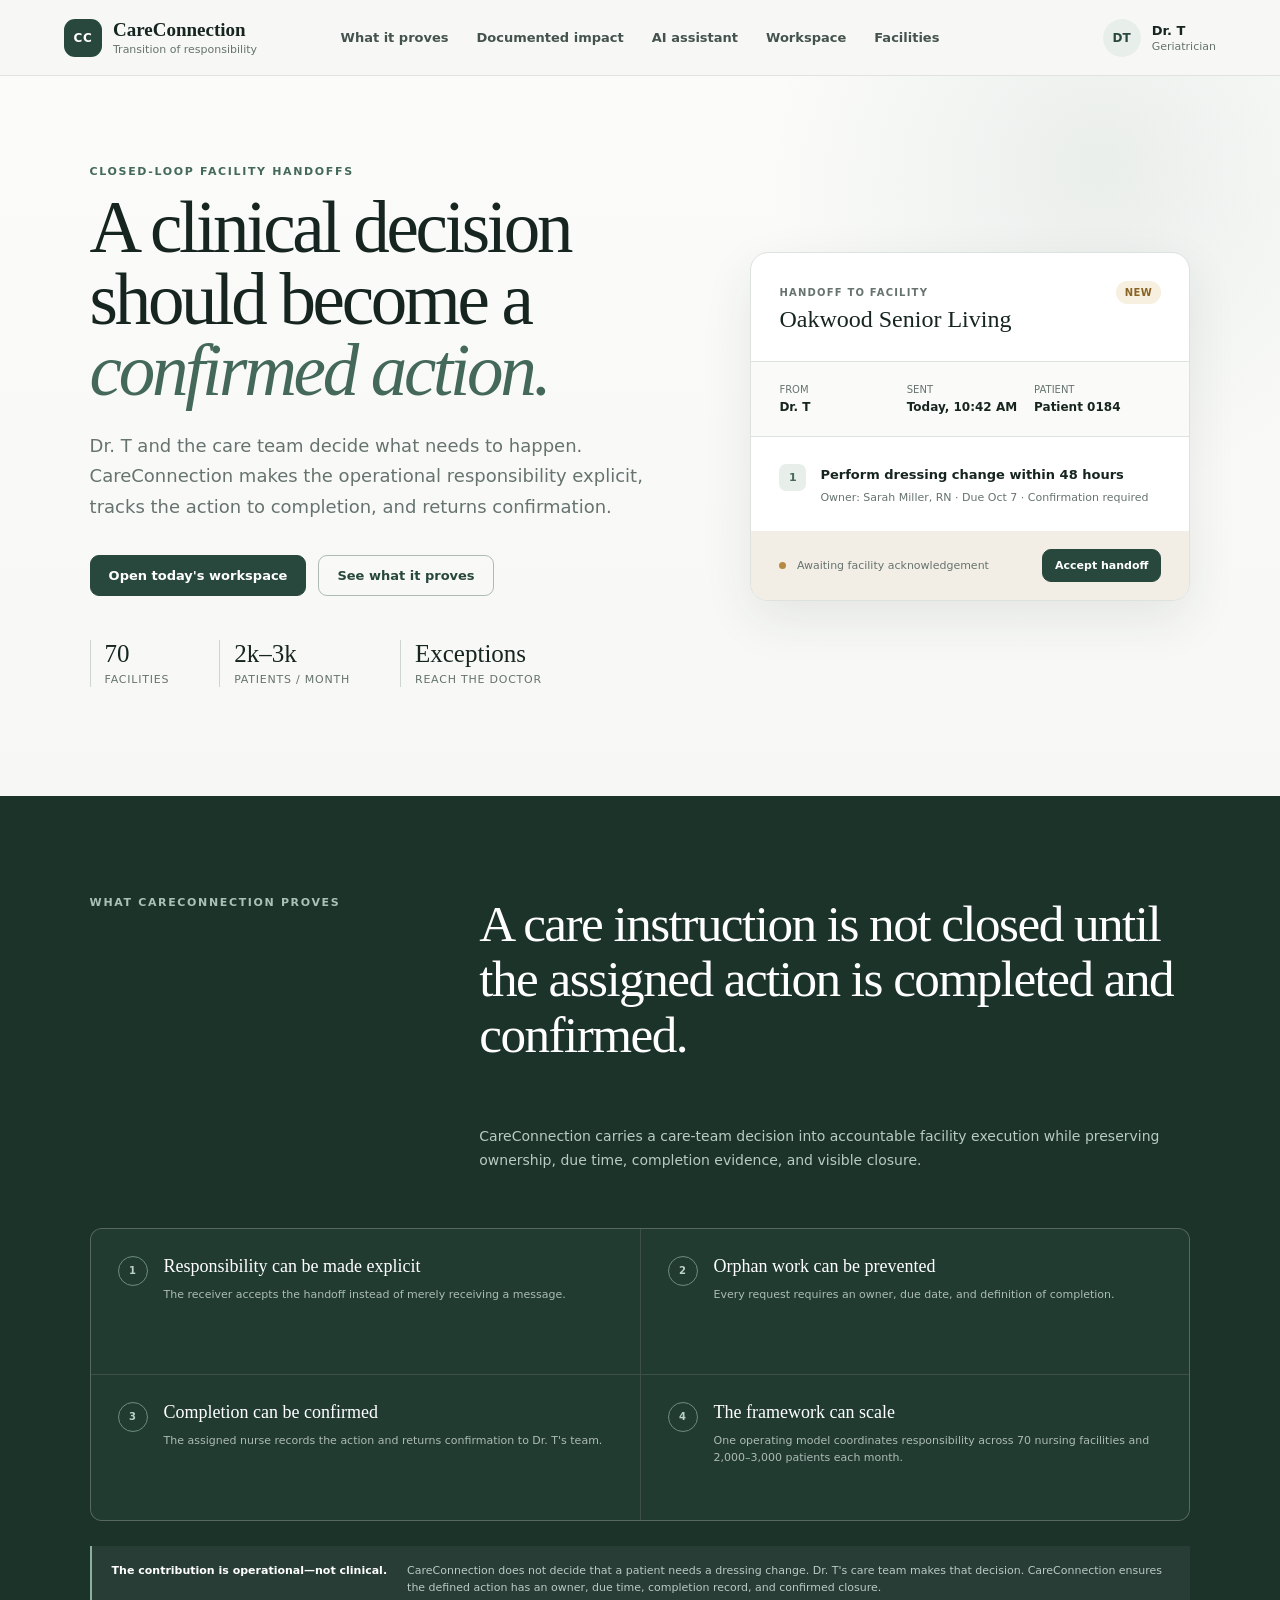
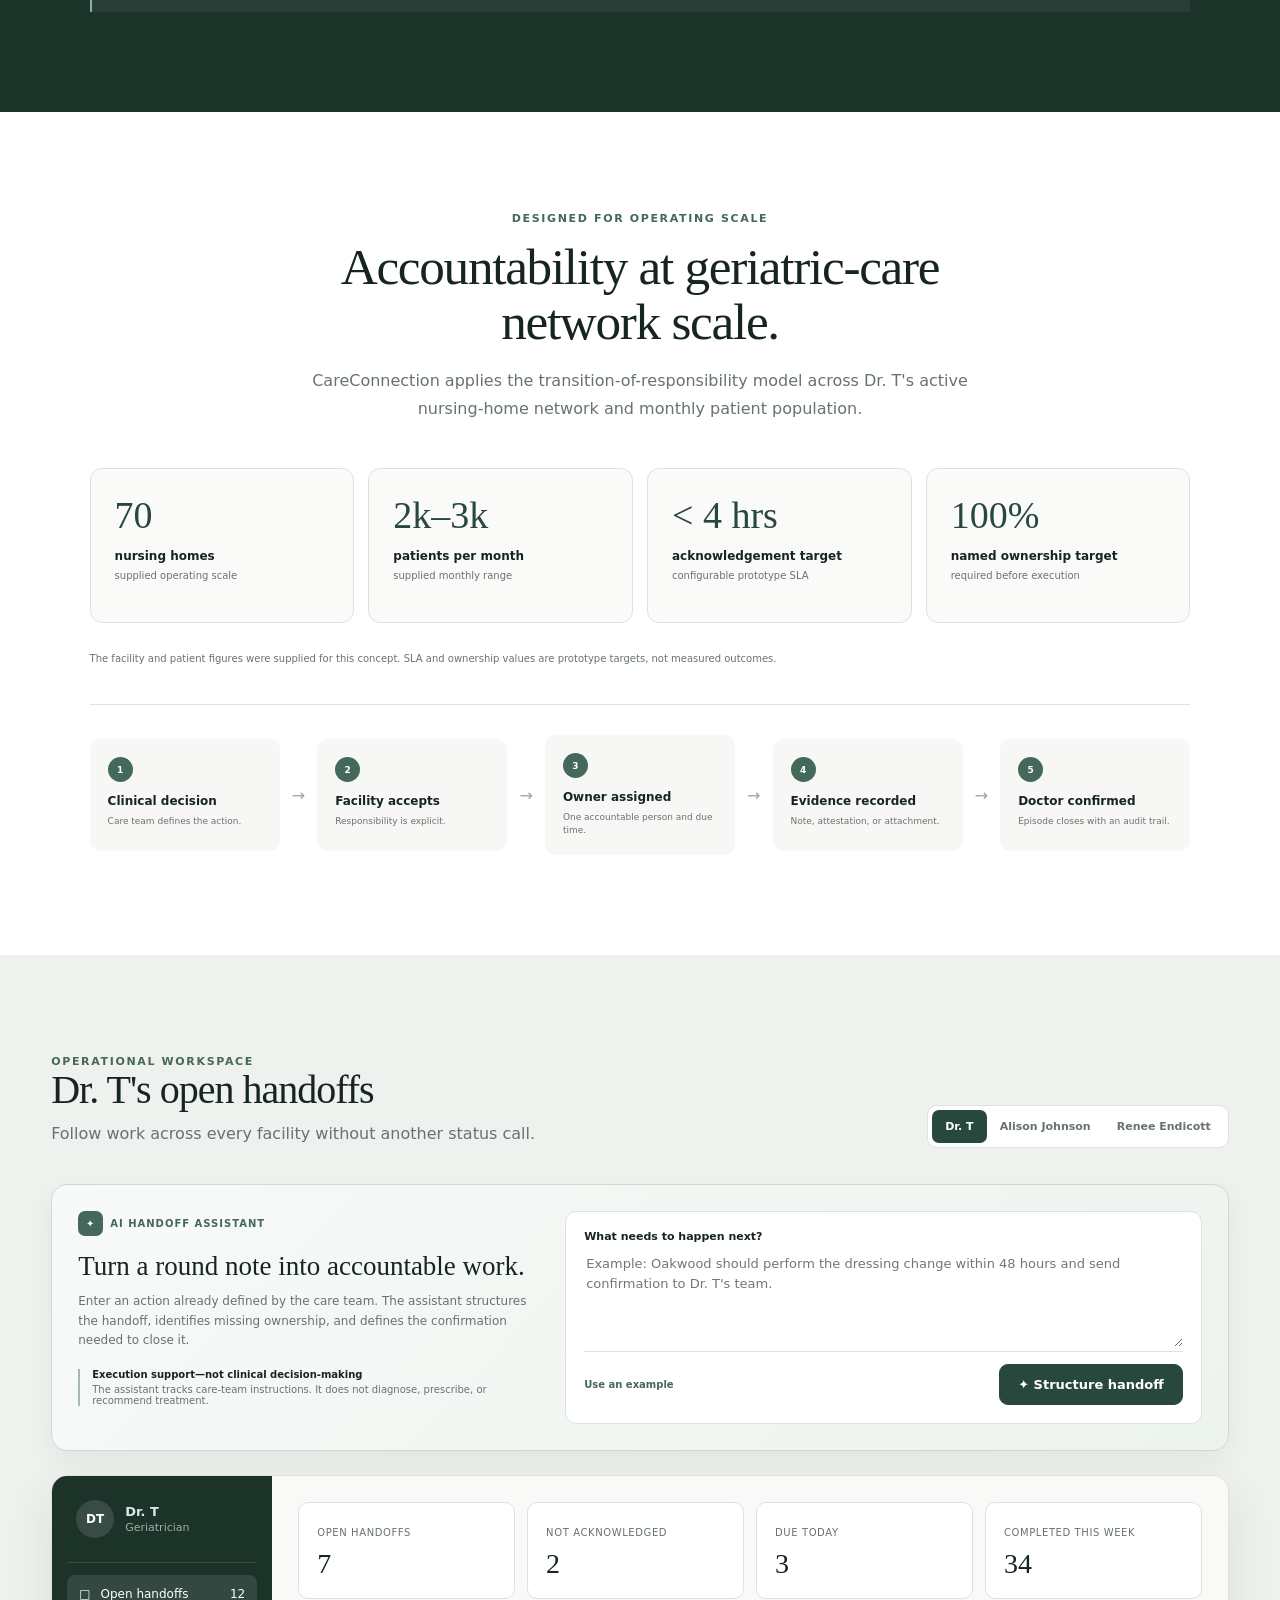
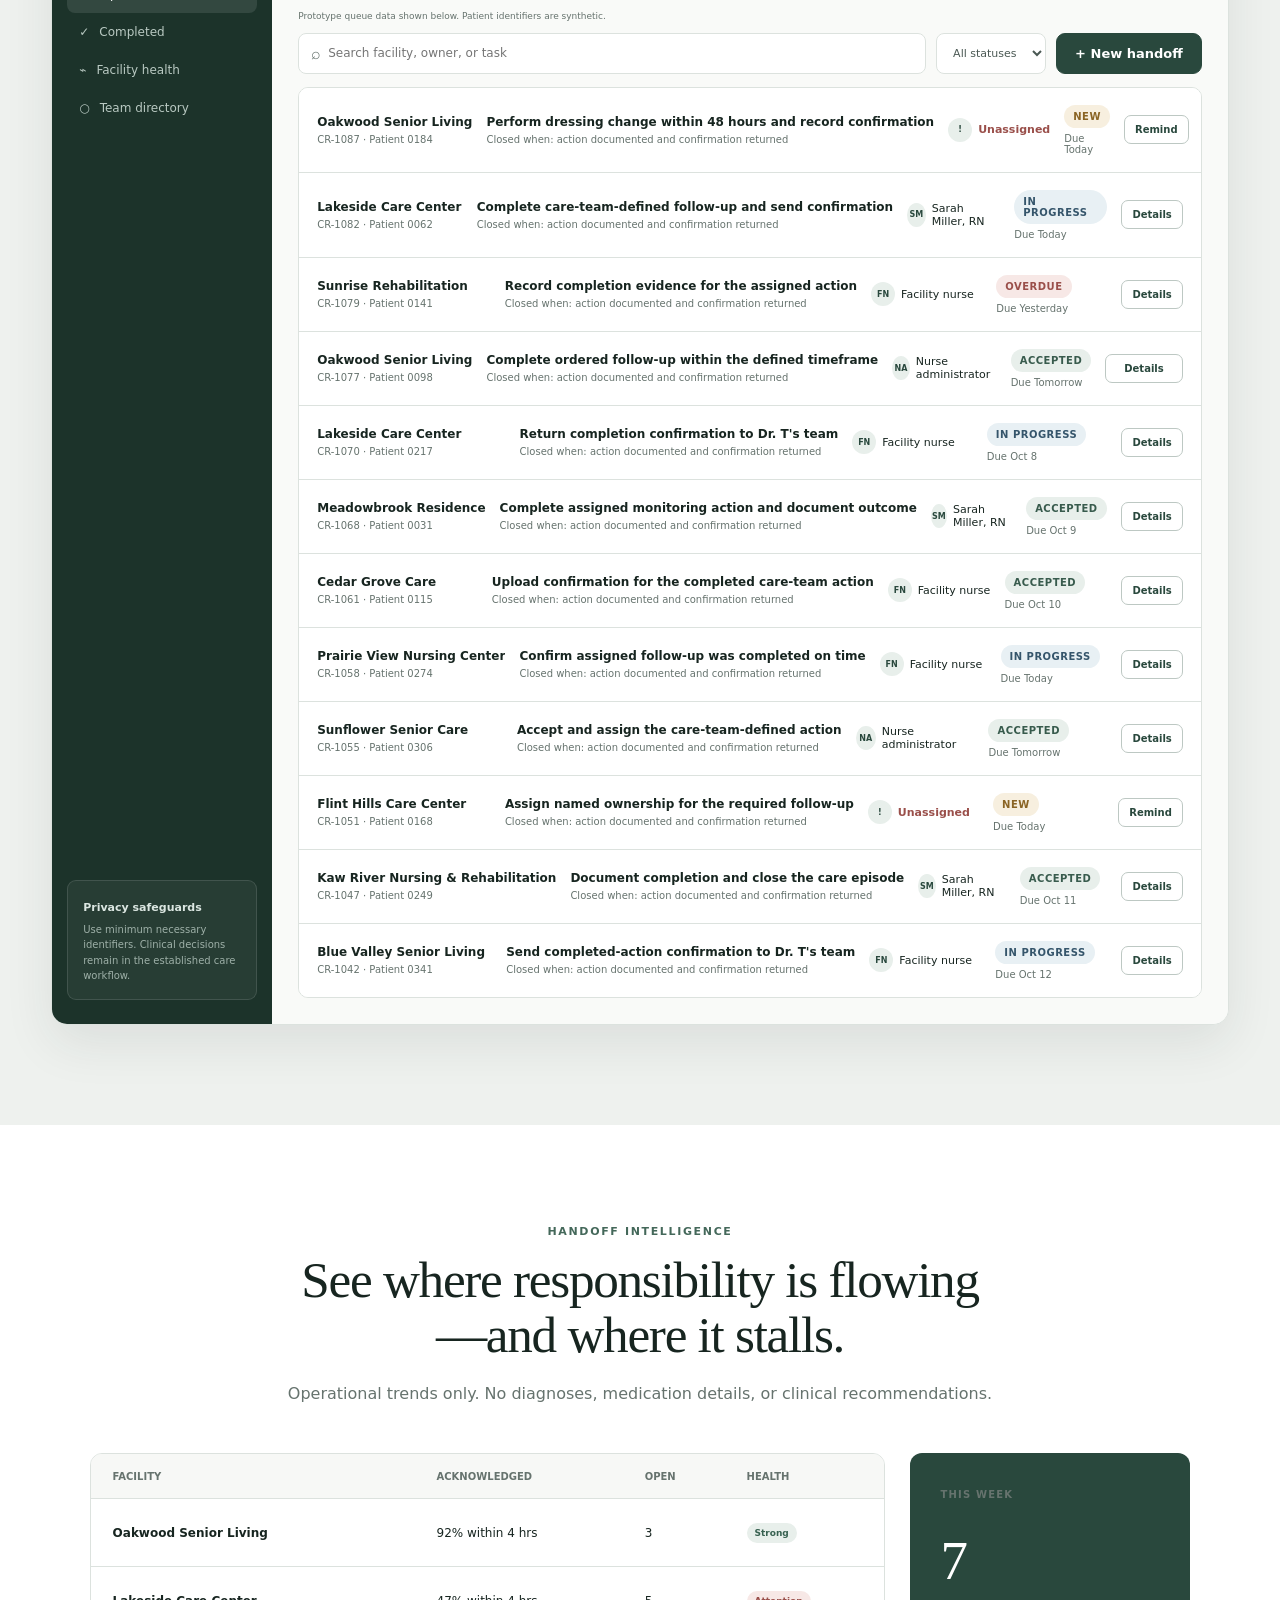
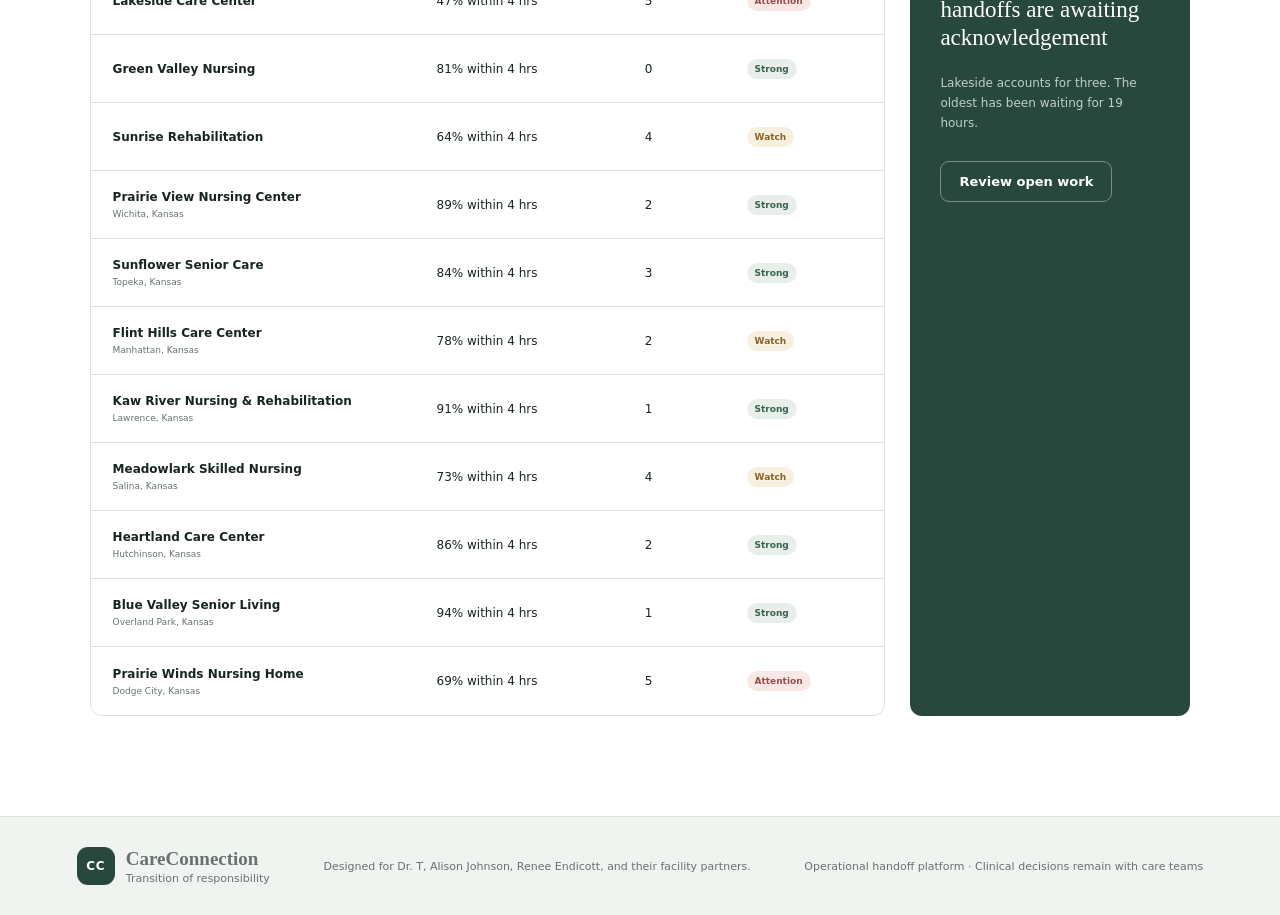
<file: index.html>
<!doctype html>
<html lang="en">
  <head>
    <meta charset="UTF-8">
    <meta name="viewport" content="width=device-width, initial-scale=1.0">
    <meta name="description" content="CareConnection is a closed-loop care handoff platform for physicians and nursing facility teams.">
    <title>CareConnection | Transition of responsibility</title>
    <link rel="stylesheet" href="./care-connection.css">
  </head>
  <body>
    <header class="topbar">
      <a class="brand" href="#overview" aria-label="CareConnection home">
        <span class="brand-mark" aria-hidden="true">CC</span>
        <span><b>CareConnection</b><small>Transition of responsibility</small></span>
      </a>
      <nav class="site-map" aria-label="Site map">
        <a href="#proof">What it proves</a>
        <a href="#impact">Documented impact</a>
        <a href="#ai-assistant">AI assistant</a>
        <a href="#workspace">Workspace</a>
        <a href="#facilities">Facilities</a>
      </nav>
      <div class="profile">
        <span>DT</span>
        <div><b>Dr. T</b><small>Geriatrician</small></div>
      </div>
    </header>

    <main>
      <section class="hero" id="overview">
        <div class="hero-copy">
          <p class="eyebrow">Closed-loop facility handoffs</p>
          <h1>A clinical decision should become a <em>confirmed action.</em></h1>
          <p>
            Dr. T and the care team decide what needs to happen. CareConnection makes the operational
            responsibility explicit, tracks the action to completion, and returns confirmation.
          </p>
          <div class="hero-actions">
            <button class="button" data-scroll="#workspace">Open today's workspace</button>
            <button class="button button-quiet" data-scroll="#proof">See what it proves</button>
          </div>
          <div class="scale-row" aria-label="Practice scale">
            <div><strong>70</strong><span>facilities</span></div>
            <div><strong>2k–3k</strong><span>patients / month</span></div>
            <div><strong>Exceptions</strong><span>reach the doctor</span></div>
          </div>
        </div>
        <div class="handoff-preview">
          <div class="preview-heading">
            <div><small>HANDOFF TO FACILITY</small><h2>Oakwood Senior Living</h2></div>
            <span class="status status-new">New</span>
          </div>
          <dl>
            <div><dt>From</dt><dd>Dr. T</dd></div>
            <div><dt>Sent</dt><dd>Today, 10:42 AM</dd></div>
            <div><dt>Patient</dt><dd>Patient 0184</dd></div>
          </dl>
          <div class="preview-task">
            <span>1</span>
            <div>
              <b>Perform dressing change within 48 hours</b>
              <p>Owner: Sarah Miller, RN · Due Oct 7 · Confirmation required</p>
            </div>
          </div>
          <div class="preview-footer">
            <span><i></i> Awaiting facility acknowledgement</span>
            <button class="button button-small" data-preview-accept>Accept handoff</button>
          </div>
        </div>
      </section>

      <section class="proof-section" id="proof">
        <div class="proof-statement">
          <p class="eyebrow">What CareConnection proves</p>
          <h2>A care instruction is not closed until the assigned action is completed and confirmed.</h2>
          <p>
            CareConnection carries a care-team decision into accountable facility execution while
            preserving ownership, due time, completion evidence, and visible closure.
          </p>
        </div>
        <div class="proof-points">
          <article><span>1</span><div><b>Responsibility can be made explicit</b><p>The receiver accepts the handoff instead of merely receiving a message.</p></div></article>
          <article><span>2</span><div><b>Orphan work can be prevented</b><p>Every request requires an owner, due date, and definition of completion.</p></div></article>
          <article><span>3</span><div><b>Completion can be confirmed</b><p>The assigned nurse records the action and returns confirmation to Dr. T's team.</p></div></article>
          <article><span>4</span><div><b>The framework can scale</b><p>One operating model coordinates responsibility across 70 nursing facilities and 2,000–3,000 patients each month.</p></div></article>
        </div>
        <div class="proof-boundary">
          <b>The contribution is operational—not clinical.</b>
          <span>CareConnection does not decide that a patient needs a dressing change. Dr. T's care team makes that decision. CareConnection ensures the defined action has an owner, due time, completion record, and confirmed closure.</span>
        </div>
      </section>

      <section class="impact-section" id="impact">
        <div class="section-intro compact">
          <p class="eyebrow">Designed for operating scale</p>
          <h2>Accountability at geriatric-care network scale.</h2>
          <p>
            CareConnection applies the transition-of-responsibility model across Dr. T's active
            nursing-home network and monthly patient population.
          </p>
        </div>
        <div class="impact-scale">
          <article><strong>70</strong><span>nursing homes</span><small>supplied operating scale</small></article>
          <article><strong>2k–3k</strong><span>patients per month</span><small>supplied monthly range</small></article>
          <article><strong>&lt; 4 hrs</strong><span>acknowledgement target</span><small>configurable prototype SLA</small></article>
          <article><strong>100%</strong><span>named ownership target</span><small>required before execution</small></article>
        </div>
        <p class="impact-footnote">
          The facility and patient figures were supplied for this concept. SLA and ownership values
          are prototype targets, not measured outcomes.
        </p>
        <div class="workflow-strip" aria-label="Closed-loop handoff workflow">
          <article><span>1</span><b>Clinical decision</b><small>Care team defines the action.</small></article>
          <i aria-hidden="true">→</i>
          <article><span>2</span><b>Facility accepts</b><small>Responsibility is explicit.</small></article>
          <i aria-hidden="true">→</i>
          <article><span>3</span><b>Owner assigned</b><small>One accountable person and due time.</small></article>
          <i aria-hidden="true">→</i>
          <article><span>4</span><b>Evidence recorded</b><small>Note, attestation, or attachment.</small></article>
          <i aria-hidden="true">→</i>
          <article><span>5</span><b>Doctor confirmed</b><small>Episode closes with an audit trail.</small></article>
        </div>
      </section>

      <section class="workspace-section" id="workspace">
        <div class="workspace-heading">
          <div>
            <p class="eyebrow">Operational workspace</p>
            <h2 id="workspace-title">Dr. T's open handoffs</h2>
            <p id="workspace-subtitle">Follow work across every facility without another status call.</p>
          </div>
          <div class="role-switcher" role="group" aria-label="Choose workspace role">
            <button class="active" data-role="physician">Dr. T</button>
            <button data-role="nurse">Alison Johnson</button>
            <button data-role="admin">Renee Endicott</button>
          </div>
        </div>

        <section class="ai-assistant" id="ai-assistant" aria-labelledby="ai-title">
          <div class="ai-intro">
            <div class="ai-badge"><span>✦</span> AI handoff assistant</div>
            <h3 id="ai-title">Turn a round note into accountable work.</h3>
            <p>
              Enter an action already defined by the care team. The assistant structures the
              handoff, identifies missing ownership, and defines the confirmation needed to close it.
            </p>
            <div class="ai-guardrail">
              <b>Execution support—not clinical decision-making</b>
              <span>The assistant tracks care-team instructions. It does not diagnose, prescribe, or recommend treatment.</span>
            </div>
          </div>
          <div class="ai-composer">
            <label for="ai-note">What needs to happen next?</label>
            <textarea id="ai-note" maxlength="300" placeholder="Example: Oakwood should perform the dressing change within 48 hours and send confirmation to Dr. T's team."></textarea>
            <div class="ai-composer-footer">
              <button class="sample-link" id="ai-example">Use an example</button>
              <button class="button" id="generate-handoff"><span>✦</span> Structure handoff</button>
            </div>
          </div>
          <div class="ai-result" id="ai-result" hidden>
            <div class="ai-result-heading">
              <div><small>PROPOSED HANDOFF</small><b id="ai-result-title">Review before creating</b></div>
              <span class="confidence">Structure complete</span>
            </div>
            <div class="ai-fields">
              <div><small>Facility</small><b id="ai-facility"></b></div>
              <div><small>Suggested owner</small><b id="ai-owner"></b></div>
              <div><small>Due</small><b id="ai-due"></b></div>
              <div><small>Operational urgency</small><b id="ai-urgency"></b></div>
              <div class="wide"><small>Next action</small><b id="ai-task"></b></div>
              <div class="wide"><small>Done means</small><b id="ai-done"></b></div>
            </div>
            <div class="ai-checks" id="ai-checks"></div>
            <div class="ai-result-actions">
              <button class="button button-quiet" id="edit-ai-draft">Edit draft</button>
              <button class="button" id="create-ai-handoff">Review and create</button>
            </div>
          </div>
        </section>

        <div class="workspace-shell">
          <aside class="workspace-nav">
            <div class="workspace-user">
              <span id="role-initials">DT</span>
              <div><b id="role-name">Dr. T</b><small id="role-label">Geriatrician</small></div>
            </div>
            <button class="active"><span>□</span> Open handoffs <i id="nav-count">7</i></button>
            <button><span>✓</span> Completed</button>
            <button><span>⌁</span> Facility health</button>
            <button><span>○</span> Team directory</button>
            <div class="workspace-note">
              <b>Privacy safeguards</b>
              <p>Use minimum necessary identifiers. Clinical decisions remain in the established care workflow.</p>
            </div>
          </aside>

          <div class="workspace-content">
            <div class="stats" id="stats"></div>
            <p class="prototype-data-note">Prototype queue data shown below. Patient identifiers are synthetic.</p>
            <div class="toolbar">
              <label class="search">⌕ <input id="handoff-search" type="search" placeholder="Search facility, owner, or task"></label>
              <select id="status-filter" aria-label="Filter by status">
                <option value="all">All statuses</option>
                <option value="new">New</option>
                <option value="accepted">Accepted</option>
                <option value="in-progress">In progress</option>
                <option value="overdue">Overdue</option>
                <option value="completed">Completed</option>
              </select>
              <button class="button" id="new-handoff">+ New handoff</button>
            </div>
            <div class="handoff-list" id="handoff-list"></div>
          </div>
        </div>
      </section>

      <section class="facility-section" id="facilities">
        <div class="section-intro compact">
          <p class="eyebrow">Handoff intelligence</p>
          <h2>See where responsibility is flowing—and where it stalls.</h2>
          <p>Operational trends only. No diagnoses, medication details, or clinical recommendations.</p>
        </div>
        <div class="facility-layout">
          <div class="facility-table">
            <div class="table-row table-head"><span>Facility</span><span>Acknowledged</span><span>Open</span><span>Health</span></div>
            <div class="table-row"><b>Oakwood Senior Living</b><span>92% within 4 hrs</span><span>3</span><i class="health good">Strong</i></div>
            <div class="table-row"><b>Lakeside Care Center</b><span>47% within 4 hrs</span><span>5</span><i class="health attention">Attention</i></div>
            <div class="table-row"><b>Green Valley Nursing</b><span>81% within 4 hrs</span><span>0</span><i class="health good">Strong</i></div>
            <div class="table-row"><b>Sunrise Rehabilitation</b><span>64% within 4 hrs</span><span>4</span><i class="health watch">Watch</i></div>
            <div class="table-row"><b>Prairie View Nursing Center<small>Wichita, Kansas</small></b><span>89% within 4 hrs</span><span>2</span><i class="health good">Strong</i></div>
            <div class="table-row"><b>Sunflower Senior Care<small>Topeka, Kansas</small></b><span>84% within 4 hrs</span><span>3</span><i class="health good">Strong</i></div>
            <div class="table-row"><b>Flint Hills Care Center<small>Manhattan, Kansas</small></b><span>78% within 4 hrs</span><span>2</span><i class="health watch">Watch</i></div>
            <div class="table-row"><b>Kaw River Nursing &amp; Rehabilitation<small>Lawrence, Kansas</small></b><span>91% within 4 hrs</span><span>1</span><i class="health good">Strong</i></div>
            <div class="table-row"><b>Meadowlark Skilled Nursing<small>Salina, Kansas</small></b><span>73% within 4 hrs</span><span>4</span><i class="health watch">Watch</i></div>
            <div class="table-row"><b>Heartland Care Center<small>Hutchinson, Kansas</small></b><span>86% within 4 hrs</span><span>2</span><i class="health good">Strong</i></div>
            <div class="table-row"><b>Blue Valley Senior Living<small>Overland Park, Kansas</small></b><span>94% within 4 hrs</span><span>1</span><i class="health good">Strong</i></div>
            <div class="table-row"><b>Prairie Winds Nursing Home<small>Dodge City, Kansas</small></b><span>69% within 4 hrs</span><span>5</span><i class="health attention">Attention</i></div>
          </div>
          <aside class="insight-card">
            <small>THIS WEEK</small>
            <strong>7</strong>
            <h3>handoffs are awaiting acknowledgement</h3>
            <p>Lakeside accounts for three. The oldest has been waiting for 19 hours.</p>
            <button class="button button-quiet" data-scroll="#workspace">Review open work</button>
          </aside>
        </div>
      </section>
    </main>

    <dialog id="handoff-dialog">
      <form method="dialog" id="handoff-form">
        <div class="dialog-heading">
          <div><small>NEW TRANSITION OF RESPONSIBILITY</small><h2>Create a handoff</h2></div>
          <button class="close-button" value="cancel" aria-label="Close">×</button>
        </div>
        <div class="form-grid">
          <label><span>Facility</span><select name="facility" required>
            <option>Oakwood Senior Living</option>
            <option>Lakeside Care Center</option>
            <option>Green Valley Nursing</option>
            <option>Sunrise Rehabilitation</option>
            <option>Prairie View Nursing Center</option>
            <option>Sunflower Senior Care</option>
            <option>Flint Hills Care Center</option>
            <option>Kaw River Nursing &amp; Rehabilitation</option>
            <option>Meadowlark Skilled Nursing</option>
            <option>Heartland Care Center</option>
            <option>Blue Valley Senior Living</option>
            <option>Prairie Winds Nursing Home</option>
          </select></label>
          <label><span>Patient identifier</span><input name="patient" required placeholder="Patient 0201"></label>
          <label class="full"><span>Care-team-defined action</span><textarea name="task" required maxlength="180" placeholder="Example: Perform dressing change within 48 hours"></textarea></label>
          <label><span>Suggested owner</span><select name="owner"><option>Unassigned</option><option>Sarah Miller, RN</option><option>Facility nurse</option><option>Nurse administrator</option><option>Facility coordinator</option></select></label>
          <label><span>Due date</span><input name="due" type="date" required></label>
          <label class="full"><span>Required confirmation</span><input name="done" required placeholder="Example: Action documented and confirmation sent to Dr. T's team"></label>
        </div>
        <p class="privacy-note">Track only an action already defined by the care team. Use minimum necessary information and do not add diagnoses, medication decisions, or new clinical recommendations.</p>
        <div class="dialog-actions"><button class="button button-quiet" value="cancel">Cancel</button><button class="button" value="default">Create handoff</button></div>
      </form>
    </dialog>

    <dialog id="completion-dialog">
      <form method="dialog" id="completion-form">
        <div class="dialog-heading">
          <div><small>CLOSED-LOOP CONFIRMATION</small><h2 id="completion-title">Record completion</h2></div>
          <button class="close-button" value="cancel" aria-label="Close">×</button>
        </div>
        <div class="completion-summary">
          <div><small>Handoff</small><b id="completion-id"></b></div>
          <div><small>Facility</small><b id="completion-facility"></b></div>
          <div><small>Owner</small><b id="completion-owner"></b></div>
          <div><small>Due</small><b id="completion-due"></b></div>
        </div>
        <div class="lifecycle" id="completion-lifecycle" aria-label="Handoff lifecycle"></div>
        <div class="form-grid completion-fields">
          <label><span>Evidence type</span><select name="evidenceType" required>
            <option value="">Select evidence</option>
            <option>Completion note</option>
            <option>Signed attestation</option>
            <option>Photo or document reference</option>
            <option>Result reference</option>
          </select></label>
          <label><span>Completed by</span><input name="completedBy" required placeholder="Sarah Miller, RN"></label>
          <label class="full"><span>Completion confirmation</span><textarea name="confirmation" required maxlength="500" placeholder="Describe what was completed and what confirmation is being returned to Dr. T's team."></textarea></label>
          <label class="full attestation"><input name="attestation" type="checkbox" required><span>I attest that the care-team-defined action was completed and this record is accurate.</span></label>
        </div>
        <p class="privacy-note">Record the minimum necessary operational evidence. Do not add new diagnoses, treatment decisions, or unrelated clinical details.</p>
        <div class="dialog-actions">
          <button class="button button-quiet" value="cancel">Cancel</button>
          <button class="button" id="confirm-completion" value="default">Confirm completion</button>
        </div>
      </form>
    </dialog>

    <dialog id="detail-dialog">
      <form method="dialog">
        <div class="dialog-heading">
          <div><small>HANDOFF AUDIT TRAIL</small><h2 id="detail-title"></h2></div>
          <button class="close-button" value="cancel" aria-label="Close">×</button>
        </div>
        <div class="detail-body">
          <p id="detail-task"></p>
          <dl id="detail-meta"></dl>
          <div class="detail-evidence" id="detail-evidence"></div>
        </div>
        <div class="dialog-actions"><button class="button" value="cancel">Done</button></div>
      </form>
    </dialog>

    <div class="toast" id="toast" role="status" aria-live="polite"></div>

    <footer>
      <div class="brand"><span class="brand-mark">CC</span><span><b>CareConnection</b><small>Transition of responsibility</small></span></div>
      <p>Designed for Dr. T, Alison Johnson, Renee Endicott, and their facility partners.</p>
      <span>Operational handoff platform · Clinical decisions remain with care teams</span>
    </footer>
    <script src="./care-connection.js"></script>
  </body>
</html>
</file>
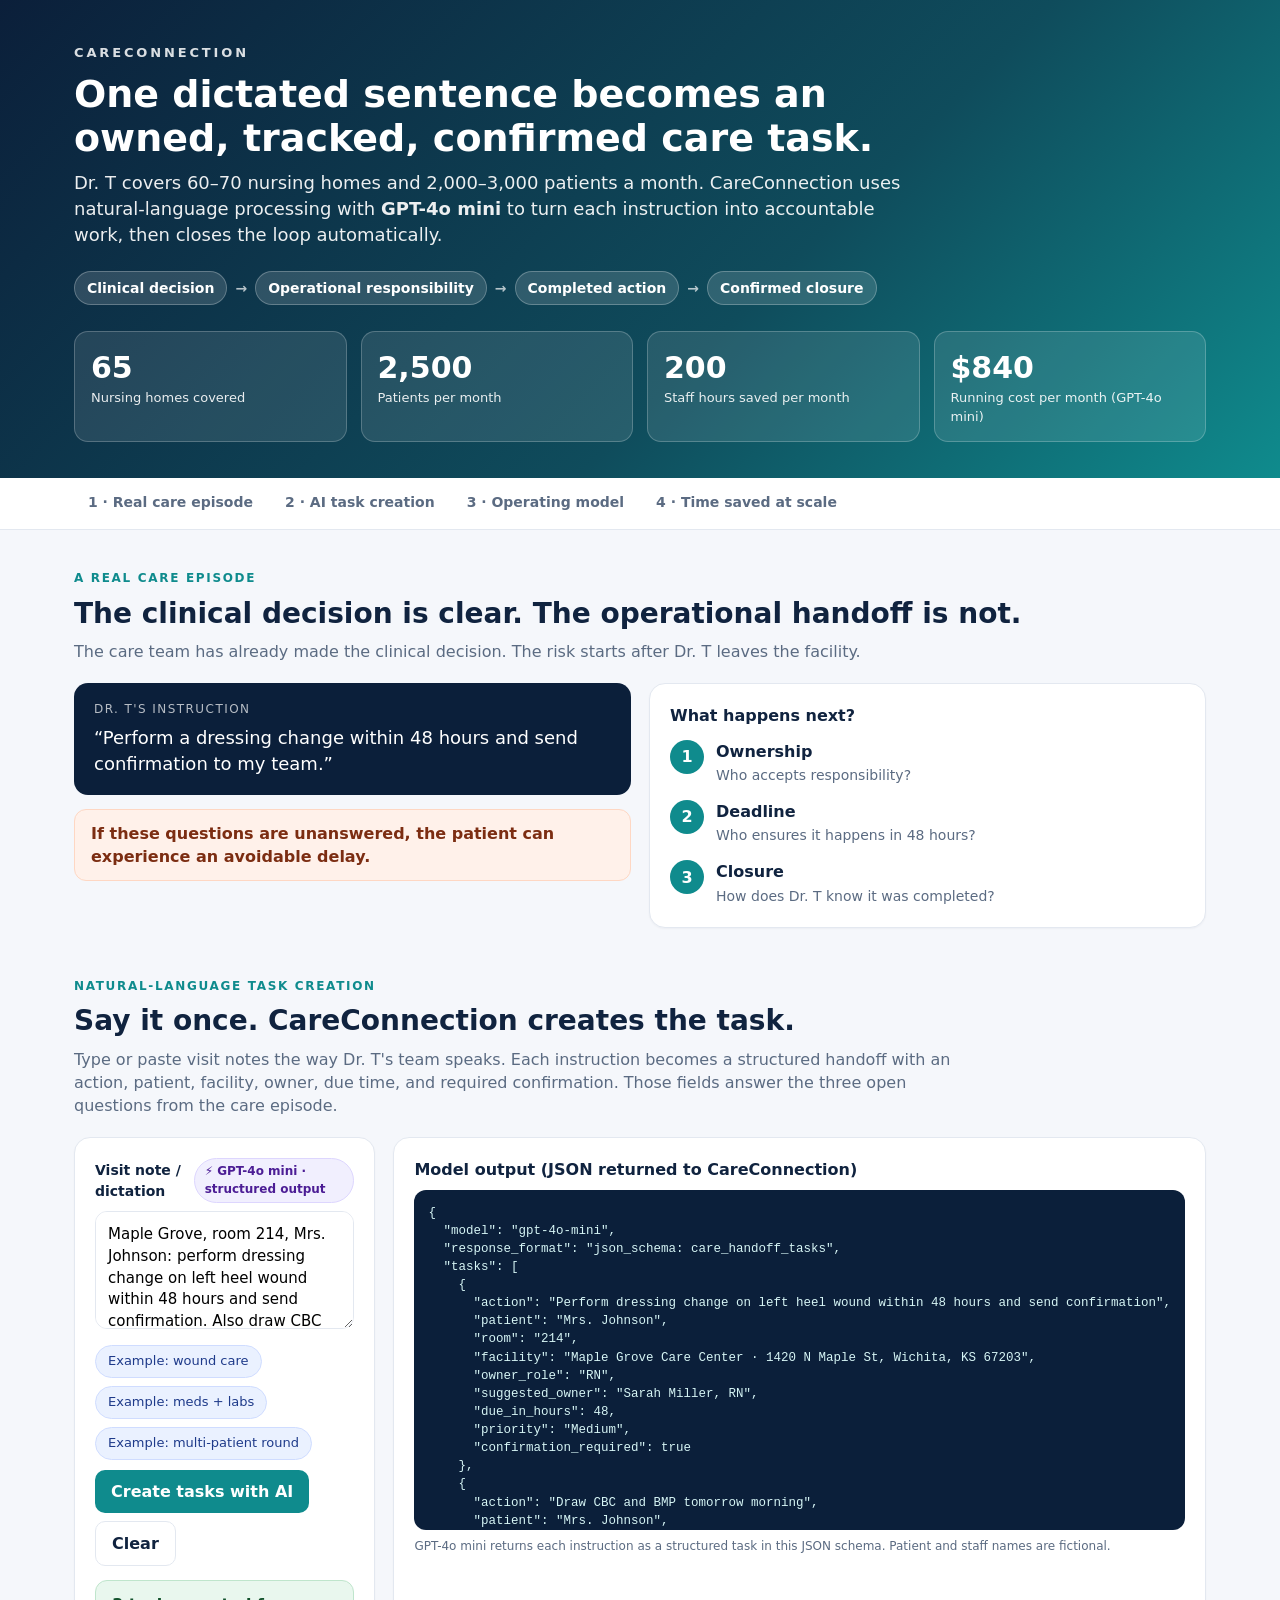
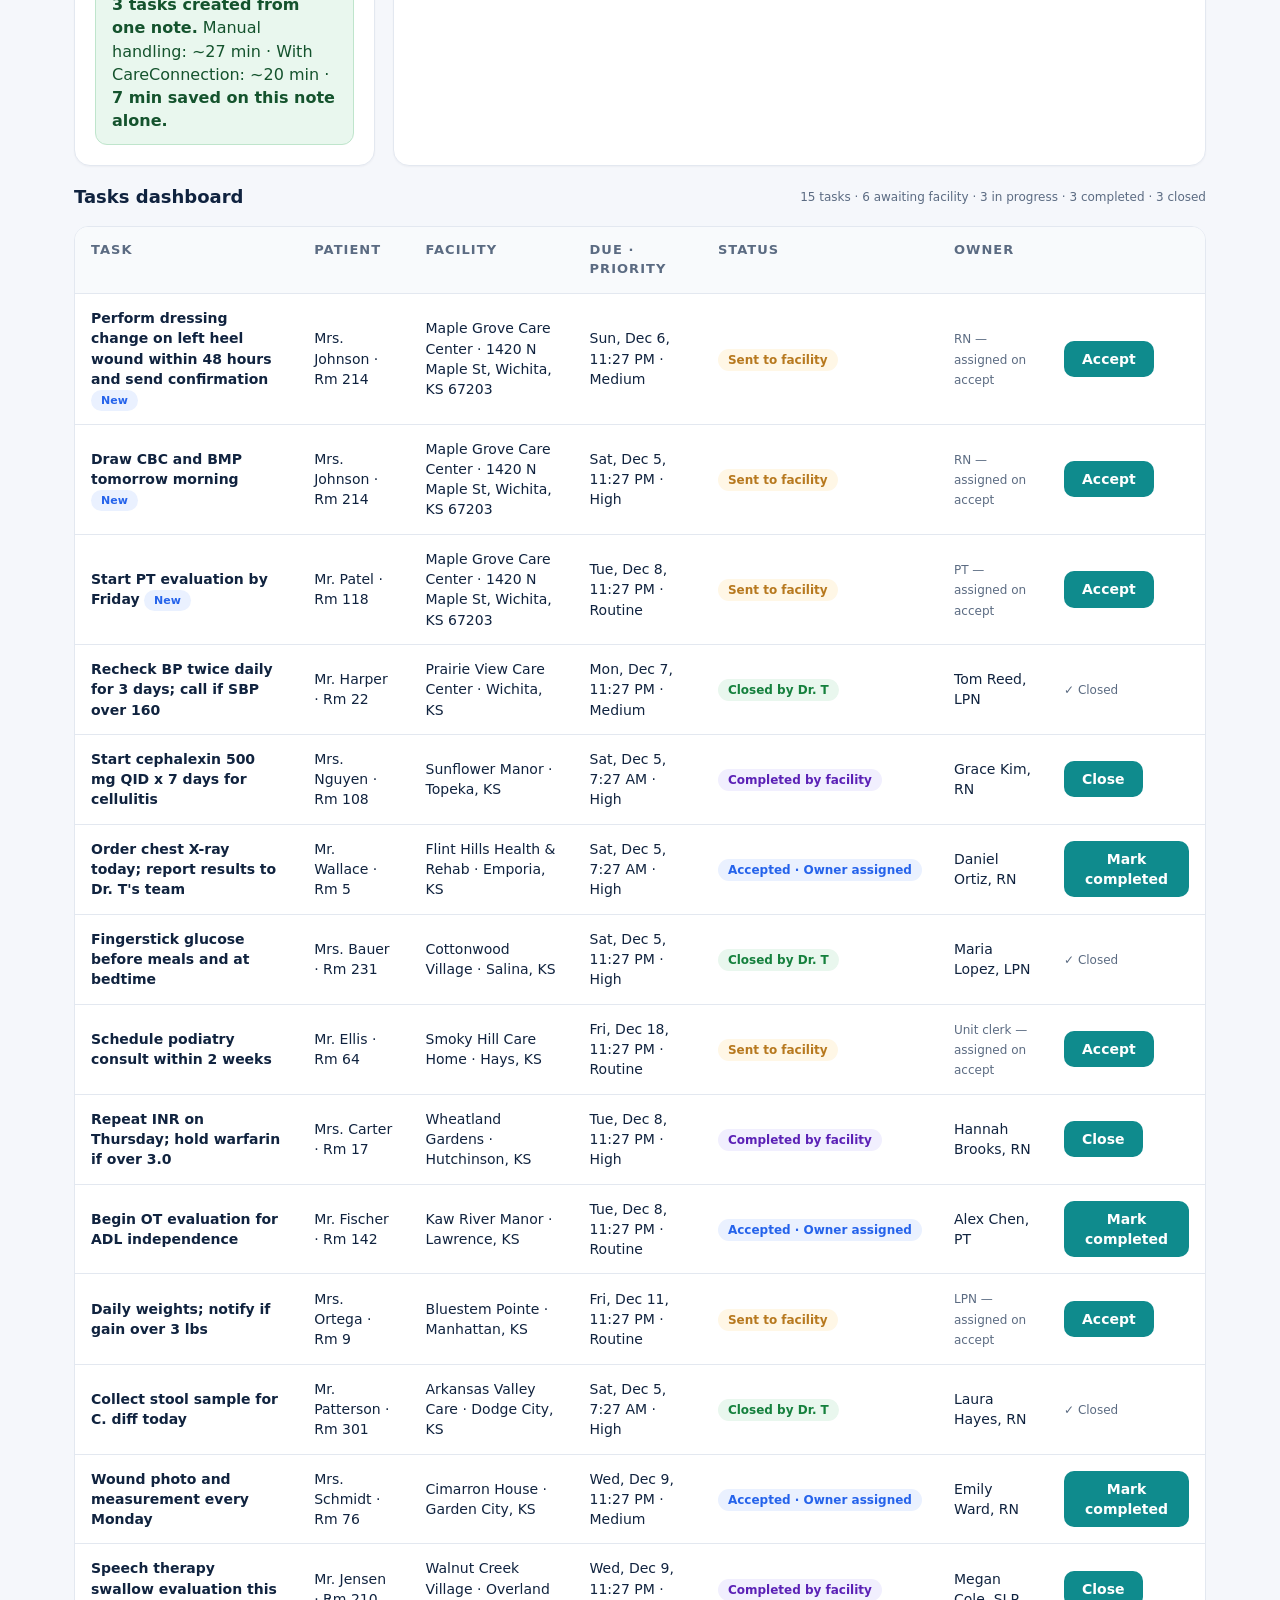
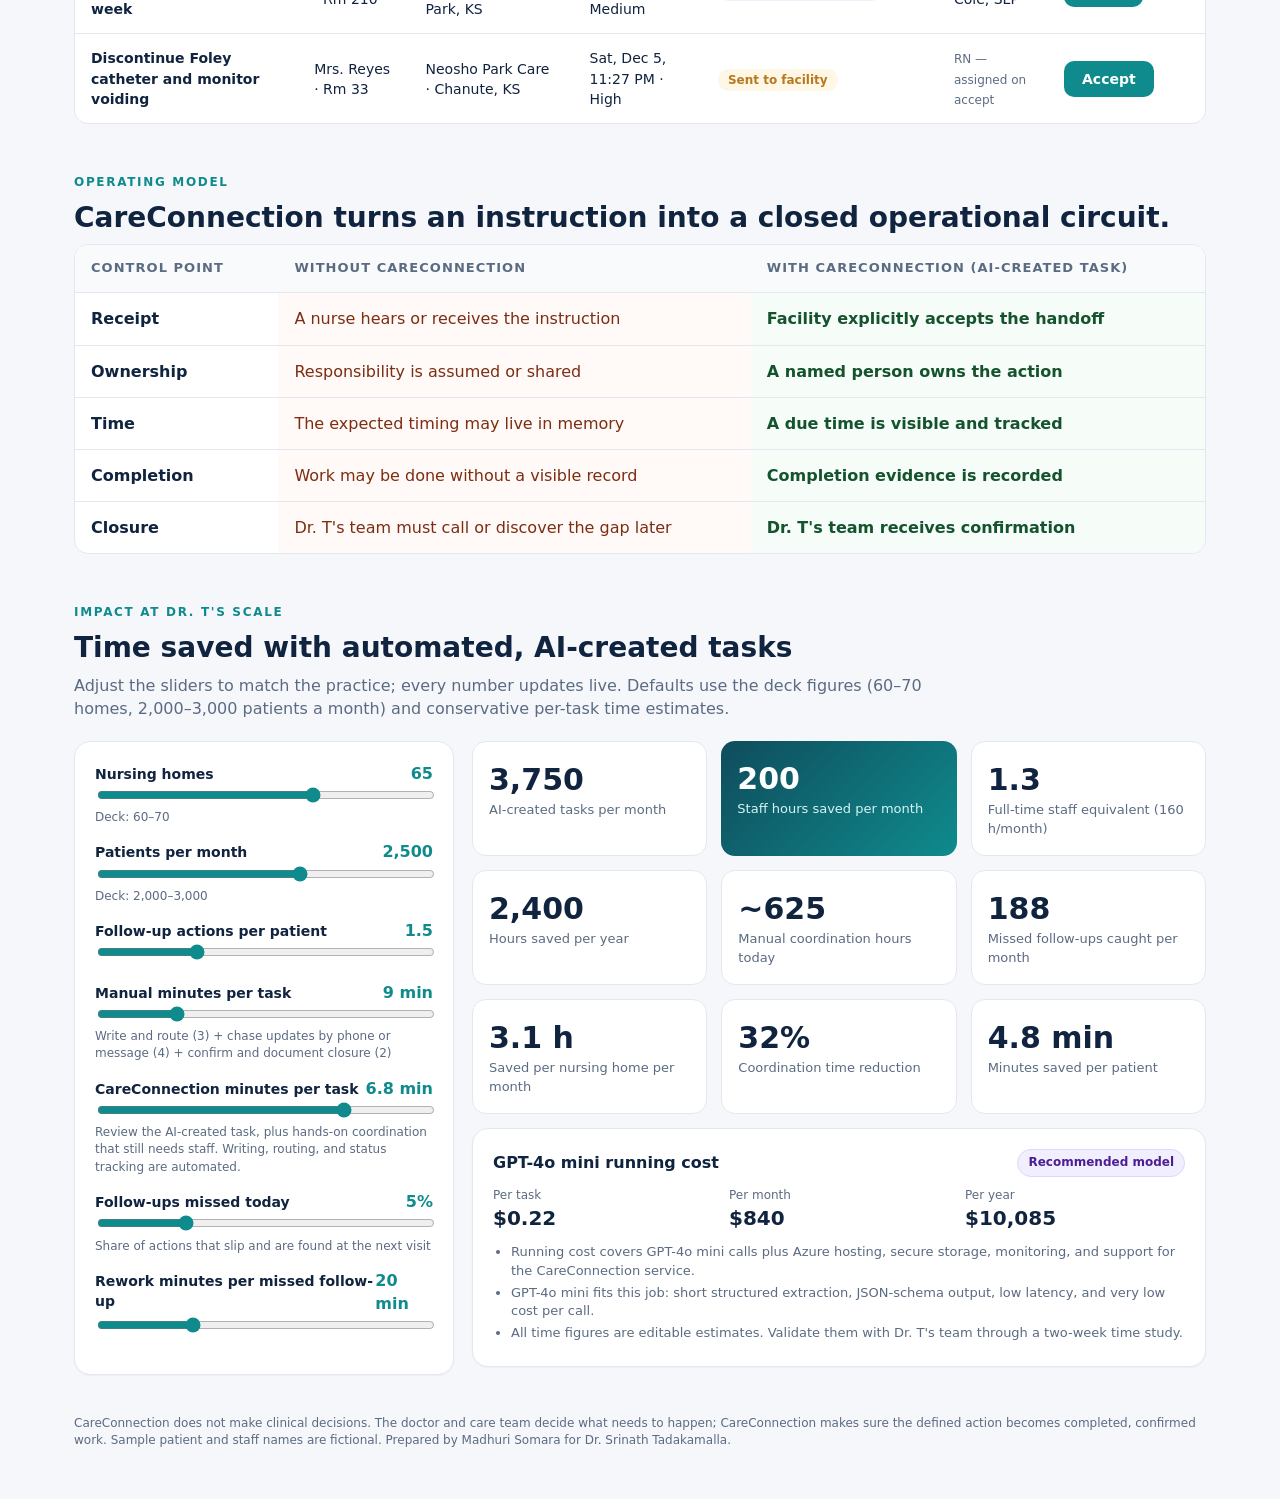
<file: impact/index.html>
<!DOCTYPE html>
<html lang="en">
<head>
<meta charset="utf-8">
<meta name="viewport" content="width=device-width, initial-scale=1">
<title>CareConnection — Impact of AI Task Creation for Nursing-Home Care</title>
<style>
:root{--ink:#10233f;--muted:#5b6b82;--bg:#f5f7fb;--card:#fff;--line:#e3e8f0;--teal:#0f8b8d;--red2:#fff1ea;--green:#15803d;--green2:#e9f7ee;--blue:#2563eb;--blue2:#eaf1ff;--gold:#b7791f}
*{box-sizing:border-box}
body{margin:0;font-family:"Segoe UI",system-ui,-apple-system,sans-serif;color:var(--ink);background:var(--bg);line-height:1.45}
.wrap{max-width:1180px;margin:0 auto;padding:0 24px}
header.hero{background:linear-gradient(135deg,#0b1f3a 0%,#0f4c5c 60%,#0f8b8d 100%);color:#fff;padding:44px 0 36px}
.brand{letter-spacing:.22em;font-weight:700;font-size:13px;opacity:.85}
.hero h1{font-size:38px;line-height:1.15;margin:10px 0 10px;max-width:880px}
.hero p.lead{font-size:18px;opacity:.92;max-width:840px;margin:0 0 22px}
.flow{display:flex;flex-wrap:wrap;gap:8px;align-items:center;font-weight:600;font-size:14px}
.flow span.pill{background:rgba(255,255,255,.14);border:1px solid rgba(255,255,255,.25);padding:6px 12px;border-radius:999px}
.flow span.arrow{opacity:.7}
.kpis{display:grid;grid-template-columns:repeat(4,1fr);gap:14px;margin-top:26px}
.kpi{background:rgba(255,255,255,.1);border:1px solid rgba(255,255,255,.22);border-radius:14px;padding:14px 16px}
.kpi .v{font-size:30px;font-weight:800}
.kpi .l{font-size:13px;opacity:.9}
nav.tabs{position:sticky;top:0;z-index:10;background:#fff;border-bottom:1px solid var(--line)}
nav.tabs .wrap{display:flex;gap:4px;overflow-x:auto}
nav.tabs a{padding:14px;text-decoration:none;color:var(--muted);font-weight:600;font-size:14px;border-bottom:3px solid transparent;white-space:nowrap}
nav.tabs a:hover{color:var(--ink);border-bottom-color:var(--teal)}
section{padding:40px 0 10px}
.eyebrow{color:var(--teal);font-weight:700;letter-spacing:.14em;font-size:12px;text-transform:uppercase}
h2{font-size:28px;margin:6px 0 6px}
.sub{color:var(--muted);margin:0 0 20px;max-width:880px}
.card{background:var(--card);border:1px solid var(--line);border-radius:16px;padding:20px;box-shadow:0 1px 2px rgba(16,35,63,.04)}
.grid2{display:grid;grid-template-columns:1fr 1fr;gap:18px}
.grid3{display:grid;grid-template-columns:repeat(3,1fr);gap:16px}
.q{display:flex;gap:12px;align-items:flex-start;margin-bottom:14px}
.num{flex:0 0 34px;height:34px;border-radius:50%;background:var(--teal);color:#fff;font-weight:800;display:flex;align-items:center;justify-content:center}
.instr{background:#0b1f3a;color:#fff;border-radius:14px;padding:18px 20px;font-size:18px}
.instr small{display:block;opacity:.7;font-size:12px;letter-spacing:.12em;text-transform:uppercase;margin-bottom:6px}
.warn{background:var(--red2);border:1px solid #fed7c3;color:#7c2d12;border-radius:12px;padding:12px 16px;margin-top:14px;font-weight:600}
.ok{background:var(--green2);border:1px solid #bfe5cc;color:#14532d;border-radius:12px;padding:12px 16px;margin-top:14px;font-weight:600}
label{font-weight:600;font-size:14px}
textarea{width:100%;min-height:118px;border:1px solid var(--line);border-radius:12px;padding:12px;font:inherit;font-size:15px;resize:vertical}
button{font:inherit;font-weight:700;border:0;border-radius:10px;padding:10px 16px;cursor:pointer}
.btn{background:var(--teal);color:#fff}
.btn:hover{filter:brightness(1.07)}
.btn.ghost{background:#fff;color:var(--ink);border:1px solid var(--line)}
.btn:disabled{opacity:.45;cursor:not-allowed}
.chips{display:flex;flex-wrap:wrap;gap:8px;margin:10px 0}
.chip{background:var(--blue2);color:#1e3a8a;border-radius:999px;padding:6px 12px;font-size:13px;cursor:pointer;border:1px solid #cfdcff}
.model{display:inline-flex;gap:6px;align-items:center;background:#f1effe;color:#4c1d95;border:1px solid #ddd6fe;border-radius:999px;padding:4px 10px;font-size:12px;font-weight:700}
.tasks{display:grid;gap:14px;margin-top:16px}
.task{border:1px solid var(--line);border-radius:14px;overflow:hidden;background:#fff}
.task .th{display:flex;justify-content:space-between;align-items:center;gap:10px;padding:12px 16px;background:#f8fafc;border-bottom:1px solid var(--line)}
.task .th b{font-size:16px}
.badge{font-size:12px;font-weight:700;padding:4px 10px;border-radius:999px;white-space:nowrap}
.b-open{background:#fff7e6;color:var(--gold)}
.b-acc{background:var(--blue2);color:var(--blue)}
.b-own{background:#f1effe;color:#5b21b6}
.b-done{background:var(--green2);color:var(--green)}
.fields{display:grid;grid-template-columns:repeat(4,1fr);gap:10px;padding:14px 16px}
.f .k{font-size:11px;text-transform:uppercase;letter-spacing:.1em;color:var(--muted);font-weight:700}
.f .val{font-weight:600}
.loop{display:flex;gap:6px;padding:0 16px 14px;flex-wrap:wrap}
.step{flex:1 1 120px;font-size:12px;text-align:center;padding:8px 6px;border-radius:8px;background:#f1f5f9;color:var(--muted);font-weight:600;border:1px solid transparent}
.step.on{background:var(--green2);color:var(--green);border-color:#bfe5cc}
.step.now{background:var(--blue2);color:var(--blue);border-color:#cfdcff}
.tact{display:flex;gap:8px;padding:0 16px 14px;align-items:center;flex-wrap:wrap}
.log{font-size:12px;color:var(--muted);padding:0 16px 14px}
.dash td{vertical-align:middle;font-size:14px}.dash .btn{padding:8px 18px}
pre.json{background:#0b1f3a;color:#d6f5f5;border-radius:12px;padding:14px;font-size:12.5px;overflow:auto;max-height:340px;margin:0}
.steps9{display:grid;grid-template-columns:repeat(9,1fr);gap:8px}
.s9{background:#fff;border:1px solid var(--line);border-radius:12px;padding:10px;font-size:13px;min-height:118px}
.s9 .n{font-weight:800;color:var(--muted);font-size:12px}
.s9 b{display:block;margin:4px 0}
.s9.bad{border-color:#fed7c3;background:var(--red2)}
.s9.good{border-color:#bfe5cc;background:var(--green2)}
.toggle{display:inline-flex;border:1px solid var(--line);border-radius:12px;overflow:hidden;margin-bottom:14px}
.toggle button{border-radius:0;background:#fff;color:var(--muted)}
.toggle button.act{background:var(--ink);color:#fff}
table{width:100%;border-collapse:separate;border-spacing:0;background:#fff;border:1px solid var(--line);border-radius:14px;overflow:hidden}
th,td{text-align:left;padding:14px 16px;border-bottom:1px solid var(--line);vertical-align:top}
th{background:#f8fafc;font-size:13px;text-transform:uppercase;letter-spacing:.08em;color:var(--muted)}
tr:last-child td{border-bottom:0}
td.wo{color:#7c2d12;background:#fffaf7}
td.wi{color:#14532d;background:#f6fcf8;font-weight:600}
td.cp{font-weight:800}
.calc{display:grid;grid-template-columns:380px 1fr;gap:18px}
.ctl{margin-bottom:14px}
.ctl .row{display:flex;justify-content:space-between;align-items:baseline}
.ctl output{font-weight:800;color:var(--teal)}
input[type=range]{width:100%;accent-color:var(--teal)}
.hint{font-size:12px;color:var(--muted)}
.big{display:grid;grid-template-columns:repeat(3,1fr);gap:14px}
.metric{border-radius:14px;padding:16px;border:1px solid var(--line);background:#fff}
.metric .v{font-size:30px;font-weight:800}
.metric .l{font-size:13px;color:var(--muted)}
.metric.hl{background:linear-gradient(135deg,#0f4c5c,#0f8b8d);color:#fff;border:0}
.metric.hl .l{color:#d6f5f5}
.bars{margin-top:16px}
.bar{display:grid;grid-template-columns:150px 1fr 110px;gap:10px;align-items:center;margin:8px 0;font-size:14px}
.bar .t{height:26px;border-radius:8px;background:#eef2f7;overflow:hidden}
.bar .t i{display:block;height:100%;border-radius:8px}
.foot{color:var(--muted);font-size:12px;padding:30px 0 50px}
.assump{font-size:13px;color:var(--muted);margin:10px 0 0;padding-left:18px}
.assump li{margin:3px 0}
@media(max-width:980px){.kpis,.grid3,.big{grid-template-columns:1fr 1fr}.grid2,.calc{grid-template-columns:1fr}.steps9{grid-template-columns:repeat(3,1fr)}.fields{grid-template-columns:1fr 1fr}}
</style>
</head>
<body>

<header class="hero">
  <div class="wrap">
    <div class="brand">CARECONNECTION</div>
    <h1>One dictated sentence becomes an owned, tracked, confirmed care task.</h1>
    <p class="lead">Dr. T covers 60–70 nursing homes and 2,000–3,000 patients a month. CareConnection uses natural-language processing with <b>GPT-4o mini</b> to turn each instruction into accountable work, then closes the loop automatically.</p>
    <div class="flow">
      <span class="pill">Clinical decision</span><span class="arrow">→</span>
      <span class="pill">Operational responsibility</span><span class="arrow">→</span>
      <span class="pill">Completed action</span><span class="arrow">→</span>
      <span class="pill">Confirmed closure</span>
    </div>
    <div class="kpis">
      <div class="kpi"><div class="v" id="h-homes">65</div><div class="l">Nursing homes covered</div></div>
      <div class="kpi"><div class="v" id="h-pts">2,500</div><div class="l">Patients per month</div></div>
      <div class="kpi"><div class="v" id="h-hrs">—</div><div class="l">Staff hours saved per month</div></div>
      <div class="kpi"><div class="v" id="h-cost">—</div><div class="l">Running cost per month (GPT-4o mini)</div></div>
    </div>
  </div>
</header>

<nav class="tabs"><div class="wrap">
  <a href="#episode">1 · Real care episode</a>
  <a href="#demo">2 · AI task creation</a>
  <a href="#model">3 · Operating model</a>
  <a href="#impact">4 · Time saved at scale</a>
</div></nav>

<main class="wrap">

<section id="episode">
  <div class="eyebrow">A real care episode</div>
  <h2>The clinical decision is clear. The operational handoff is not.</h2>
  <p class="sub">The care team has already made the clinical decision. The risk starts after Dr. T leaves the facility.</p>
  <div class="grid2">
    <div>
      <div class="instr"><small>Dr. T's instruction</small>“Perform a dressing change within 48 hours and send confirmation to my team.”</div>
      <div class="warn">If these questions are unanswered, the patient can experience an avoidable delay.</div>
    </div>
    <div class="card">
      <div style="font-weight:800;margin-bottom:12px">What happens next?</div>
      <div class="q"><div class="num">1</div><div><b>Ownership</b><br><span class="hint" style="font-size:14px">Who accepts responsibility?</span></div></div>
      <div class="q"><div class="num">2</div><div><b>Deadline</b><br><span class="hint" style="font-size:14px">Who ensures it happens in 48 hours?</span></div></div>
      <div class="q" style="margin-bottom:0"><div class="num">3</div><div><b>Closure</b><br><span class="hint" style="font-size:14px">How does Dr. T know it was completed?</span></div></div>
    </div>
  </div>
</section>

<section id="demo">
  <div class="eyebrow">Natural-language task creation</div>
  <h2>Say it once. CareConnection creates the task.</h2>
  <p class="sub">Type or paste visit notes the way Dr. T's team speaks. Each instruction becomes a structured handoff with an action, patient, facility, owner, due time, and required confirmation. Those fields answer the three open questions from the care episode.</p>
  <div class="grid2">
    <div class="card">
      <div style="display:flex;justify-content:space-between;align-items:center;margin-bottom:8px">
        <label for="note">Visit note / dictation</label>
        <span class="model">⚡ GPT-4o mini · structured output</span>
      </div>
      <textarea id="note">Maple Grove, room 214, Mrs. Johnson: perform dressing change on left heel wound within 48 hours and send confirmation. Also draw CBC and BMP tomorrow morning. Room 118, Mr. Patel: start PT evaluation by Friday.</textarea>
      <div class="chips">
        <span class="chip" data-ex="0">Example: wound care</span>
        <span class="chip" data-ex="1">Example: meds + labs</span>
        <span class="chip" data-ex="2">Example: multi-patient round</span>
      </div>
      <div style="display:flex;gap:8px;flex-wrap:wrap">
        <button class="btn" id="go">Create tasks with AI</button>
        <button class="btn ghost" id="clr">Clear</button>
      </div>
      <div class="ok" id="speed" style="font-weight:500"></div>
    </div>
    <div class="card">
      <div style="font-weight:800;margin-bottom:8px">Model output (JSON returned to CareConnection)</div>
      <pre class="json" id="json">// Click "Create tasks with AI"</pre>
      <div class="hint" style="margin-top:8px">GPT-4o mini returns each instruction as a structured task in this JSON schema. Patient and staff names are fictional.</div>
    </div>
  </div>
  <div class="tact" id="autobar" style="display:none;padding:18px 0 0;justify-content:space-between">
    <h3 style="margin:0;font-size:18px">Tasks dashboard</h3>
    <span class="hint" id="autostat"></span>
  </div>
  <div class="tasks" id="tasks"></div>
</section>

<section id="model">
  <div class="eyebrow">Operating model</div>
  <h2>CareConnection turns an instruction into a closed operational circuit.</h2>
  <table>
    <thead><tr><th style="width:18%">Control point</th><th>Without CareConnection</th><th>With CareConnection (AI-created task)</th></tr></thead>
    <tbody>
      <tr><td class="cp">Receipt</td><td class="wo">A nurse hears or receives the instruction</td><td class="wi">Facility explicitly accepts the handoff</td></tr>
      <tr><td class="cp">Ownership</td><td class="wo">Responsibility is assumed or shared</td><td class="wi">A named person owns the action</td></tr>
      <tr><td class="cp">Time</td><td class="wo">The expected timing may live in memory</td><td class="wi">A due time is visible and tracked</td></tr>
      <tr><td class="cp">Completion</td><td class="wo">Work may be done without a visible record</td><td class="wi">Completion evidence is recorded</td></tr>
      <tr><td class="cp">Closure</td><td class="wo">Dr. T's team must call or discover the gap later</td><td class="wi">Dr. T's team receives confirmation</td></tr>
    </tbody>
  </table>
</section>

<section id="impact">
  <div class="eyebrow">Impact at Dr. T's scale</div>
  <h2>Time saved with automated, AI-created tasks</h2>
  <p class="sub">Adjust the sliders to match the practice; every number updates live. Defaults use the deck figures (60–70 homes, 2,000–3,000 patients a month) and conservative per-task time estimates.</p>
  <div class="calc">
    <div class="card">
      <div class="ctl"><div class="row"><label>Nursing homes</label><output id="o-homes"></output></div><input type="range" id="homes" min="1" max="100" value="65"><div class="hint">Deck: 60–70</div></div>
      <div class="ctl"><div class="row"><label>Patients per month</label><output id="o-pts"></output></div><input type="range" id="pts" min="200" max="4000" step="50" value="2500"><div class="hint">Deck: 2,000–3,000</div></div>
      <div class="ctl"><div class="row"><label>Follow-up actions per patient</label><output id="o-apl"></output></div><input type="range" id="apl" min="0.5" max="4" step="0.1" value="1.5"></div>
      <div class="ctl"><div class="row"><label>Manual minutes per task</label><output id="o-man"></output></div><input type="range" id="man" min="3" max="30" step="1" value="9"><div class="hint">Write and route (3) + chase updates by phone or message (4) + confirm and document closure (2)</div></div>
      <div class="ctl"><div class="row"><label>CareConnection minutes per task</label><output id="o-ai"></output></div><input type="range" id="ai" min="0.5" max="9" step="0.1" value="6.8"><div class="hint">Review the AI-created task, plus hands-on coordination that still needs staff. Writing, routing, and status tracking are automated.</div></div>
      <div class="ctl"><div class="row"><label>Follow-ups missed today</label><output id="o-miss"></output></div><input type="range" id="miss" min="0" max="20" step="1" value="5"><div class="hint">Share of actions that slip and are found at the next visit</div></div>
      <div class="ctl"><div class="row"><label>Rework minutes per missed follow-up</label><output id="o-rw"></output></div><input type="range" id="rw" min="5" max="60" step="5" value="20"></div>
    </div>
    <div>
      <div class="big">
        <div class="metric"><div class="v" id="m-tasks"></div><div class="l">AI-created tasks per month</div></div>
        <div class="metric hl"><div class="v" id="m-hrs"></div><div class="l">Staff hours saved per month</div></div>
        <div class="metric"><div class="v" id="m-fte"></div><div class="l">Full-time staff equivalent (160 h/month)</div></div>
        <div class="metric"><div class="v" id="m-yr"></div><div class="l">Hours saved per year</div></div>
        <div class="metric"><div class="v" id="m-man"></div><div class="l">Manual coordination hours today</div></div>
        <div class="metric"><div class="v" id="m-miss"></div><div class="l">Missed follow-ups caught per month</div></div>
        <div class="metric"><div class="v" id="m-home"></div><div class="l">Saved per nursing home per month</div></div>
        <div class="metric"><div class="v" id="m-pct"></div><div class="l">Coordination time reduction</div></div>
        <div class="metric"><div class="v" id="m-pp"></div><div class="l">Minutes saved per patient</div></div>
      </div>
      <div class="card" style="margin-top:14px">
        <div style="display:flex;justify-content:space-between;align-items:center"><div style="font-weight:800">GPT-4o mini running cost</div><span class="model">Recommended model</span></div>
        <div class="grid3" style="margin-top:10px">
          <div><div class="hint">Per task</div><b id="c-task" style="font-size:20px"></b></div>
          <div><div class="hint">Per month</div><b id="c-mo" style="font-size:20px"></b></div>
          <div><div class="hint">Per year</div><b id="c-yr" style="font-size:20px"></b></div>
        </div>
        <ul class="assump">
          <li>Running cost covers GPT-4o mini calls plus Azure hosting, secure storage, monitoring, and support for the CareConnection service.</li>
          <li>GPT-4o mini fits this job: short structured extraction, JSON-schema output, low latency, and very low cost per call.</li>
          <li>All time figures are editable estimates. Validate them with Dr. T's team through a two-week time study.</li>
        </ul>
      </div>
    </div>
  </div>
</section>

<div class="foot">CareConnection does not make clinical decisions. The doctor and care team decide what needs to happen; CareConnection makes sure the defined action becomes completed, confirmed work. Sample patient and staff names are fictional. Prepared by Madhuri Somara for Dr. Srinath Tadakamalla.</div>
</main>

<script>
const $=id=>document.getElementById(id);
const fmt=n=>Math.round(n).toLocaleString('en-US');

const EX=[
 "Maple Grove, room 214, Mrs. Johnson: perform dressing change on left heel wound within 48 hours and send confirmation.",
 "Cedar Ridge, room 305, Mr. Alvarez: hold metformin until kidney function is rechecked; repeat BMP in 3 days. Also start fall-risk precautions today.",
 "Oak Hill, room 12, Ms. Lee: urine culture by tomorrow. Room 40, Mr. Brooks: weekly weights and notify if gain over 3 lbs. Room 77, Mrs. Diaz: schedule cardiology follow-up within 2 weeks."
];
document.querySelectorAll('.chip').forEach(c=>c.onclick=()=>{$('note').value=EX[+c.dataset.ex];$('go').click();});
$('clr').onclick=()=>{$('note').value='';newCount=0;state=seed();render();$('speed').style.display='none';$('json').textContent='// Click "Create tasks with AI"';};

const OWNERS={RN:["Sarah Miller, RN","Grace Kim, RN","Daniel Ortiz, RN"],LPN:["Maria Lopez, LPN","Tom Reed, LPN"],PT:["Alex Chen, PT"],"Unit clerk":["Priya Shah, Unit Clerk"]};
function roleFor(a){
  a=a.toLowerCase();
  if(/\b(pt|physical therapy|ot|therapy|mobility)\b/.test(a))return"PT";
  if(/schedul|appointment|referral|cardiology|consult/.test(a))return"Unit clerk";
  if(/weigh|vital|blood pressure|glucose|fall/.test(a))return"LPN";
  return"RN";
}
function dueHours(t){
  t=t.toLowerCase();let m;
  if(m=t.match(/within (\d+)\s*(hours?|hrs?|h)\b/))return+m[1];
  if(m=t.match(/(?:in|within) (\d+)\s*days?/))return+m[1]*24;
  if(m=t.match(/(?:in|within) (\d+)\s*weeks?/))return+m[1]*168;
  if(/today|stat|now/.test(t))return 8;
  if(/tomorrow/.test(t))return 24;
  if(/monday|tuesday|wednesday|thursday|friday/.test(t))return 96;
  if(/weekly/.test(t))return 168;
  return 72;
}
function priorityFor(a,h){if(/stat|urgent|hold|stop|culture/i.test(a)||h<=24)return"High";if(h<=72)return"Medium";return"Routine";}
function dueDate(h){return new Date(Date.now()+h*3600e3).toLocaleString('en-US',{weekday:'short',month:'short',day:'numeric',hour:'numeric',minute:'2-digit'});}
function parse(text){
  const ADDR={"Maple Grove":"Maple Grove Care Center · 1420 N Maple St, Wichita, KS 67203"};
  const facName=(text.match(/^\s*([A-Z][\w'’ ]+?(?:Grove|Ridge|Hill|Manor|Gardens|Care|Center|Home|Village|Park|Pointe|House))\b/)||[])[1]||"Facility from visit context";
  const facility=ADDR[facName]||facName;
  let room="—",patient="Patient from visit context";const tasks=[];
  const clauses=text.replace(/\s+/g,' ').split(/(?<!\b(?:Mrs|Mr|Ms|Dr|Rm|St))\.\s+|;\s+|\s+also\s+/i).map(s=>s.trim()).filter(Boolean);
  for(const c of clauses){
    const r=c.match(/room\s*(\w+)/i);if(r)room=r[1];
    const p=c.match(/\b(Mrs|Mr|Ms)\.?\s+([A-Z][a-zA-Z'-]+)/);if(p)patient=p[1]+". "+p[2];
    let a=(c.includes(':')?c.slice(c.indexOf(':')+1):c).replace(/^(also|and)\s+/i,'').replace(/[.;]\s*$/,'').trim();
    if(a.length<4)continue;
    const h=dueHours(a),role=roleFor(a),pool=OWNERS[role];
    tasks.push({action:a.charAt(0).toUpperCase()+a.slice(1),patient,room,facility,owner_role:role,
      suggested_owner:pool[tasks.filter(t=>t.owner_role===role).length%pool.length],
      due_in_hours:h,due:dueDate(h),priority:priorityFor(a,h),confirmation_required:true});
  }
  return tasks;
}
const SEED=[
 ["Recheck BP twice daily for 3 days; call if SBP over 160","Mr. Harper","22","Prairie View Care Center · Wichita, KS","LPN","Tom Reed, LPN",72,"Medium",3],
 ["Start cephalexin 500 mg QID x 7 days for cellulitis","Mrs. Nguyen","108","Sunflower Manor · Topeka, KS","RN","Grace Kim, RN",8,"High",2],
 ["Order chest X-ray today; report results to Dr. T's team","Mr. Wallace","5","Flint Hills Health & Rehab · Emporia, KS","RN","Daniel Ortiz, RN",8,"High",1],
 ["Fingerstick glucose before meals and at bedtime","Mrs. Bauer","231","Cottonwood Village · Salina, KS","LPN","Maria Lopez, LPN",24,"High",3],
 ["Schedule podiatry consult within 2 weeks","Mr. Ellis","64","Smoky Hill Care Home · Hays, KS","Unit clerk","Priya Shah, Unit Clerk",336,"Routine",0],
 ["Repeat INR on Thursday; hold warfarin if over 3.0","Mrs. Carter","17","Wheatland Gardens · Hutchinson, KS","RN","Hannah Brooks, RN",96,"High",2],
 ["Begin OT evaluation for ADL independence","Mr. Fischer","142","Kaw River Manor · Lawrence, KS","PT","Alex Chen, PT",96,"Routine",1],
 ["Daily weights; notify if gain over 3 lbs","Mrs. Ortega","9","Bluestem Pointe · Manhattan, KS","LPN","Jake Miller, LPN",168,"Routine",0],
 ["Collect stool sample for C. diff today","Mr. Patterson","301","Arkansas Valley Care · Dodge City, KS","RN","Laura Hayes, RN",8,"High",3],
 ["Wound photo and measurement every Monday","Mrs. Schmidt","76","Cimarron House · Garden City, KS","RN","Emily Ward, RN",120,"Medium",1],
 ["Speech therapy swallow evaluation this week","Mr. Jensen","210","Walnut Creek Village · Overland Park, KS","PT","Megan Cole, SLP",120,"Medium",2],
 ["Discontinue Foley catheter and monitor voiding","Mrs. Reyes","33","Neosho Park Care · Chanute, KS","RN","Sarah Miller, RN",24,"High",0]
].map(([action,patient,room,facility,owner_role,suggested_owner,h,priority,stage])=>({action,patient,room,facility,owner_role,suggested_owner,due:dueDate(h),priority,stage}));
const STAGE=[["Sent to facility","b-open","Accept"],["Accepted · Owner assigned","b-acc","Mark completed"],["Completed by facility","b-own","Close"],["Closed by Dr. T","b-done",""]];
let state=[],newCount=0;
function seed(){return SEED.map(t=>({...t}));}
function render(){
  if(!state.length){$('tasks').innerHTML='';$('autobar').style.display='none';return;}
  const n=k=>state.filter(t=>t.stage===k).length;
  $('autobar').style.display='flex';
  $('autostat').textContent=`${state.length} tasks · ${n(0)} awaiting facility · ${n(1)} in progress · ${n(2)} completed · ${n(3)} closed`;
  $('tasks').innerHTML=`<table class="dash"><thead><tr><th>Task</th><th>Patient</th><th>Facility</th><th>Due · Priority</th><th>Status</th><th>Owner</th><th></th></tr></thead><tbody>${state.map((t,i)=>{const s=STAGE[t.stage];return`<tr>
    <td><b>${t.action}</b>${t.isNew?' <span class="badge b-acc" style="font-size:11px">New</span>':''}</td>
    <td>${t.patient} · Rm ${t.room}</td>
    <td>${t.facility}</td>
    <td>${t.due} · ${t.priority}</td>
    <td><span class="badge ${s[1]}">${s[0]}</span></td>
    <td>${t.stage?t.suggested_owner:'<span class="hint">'+t.owner_role+' — assigned on accept</span>'}</td>
    <td>${s[2]?`<button class="btn" data-i="${i}">${s[2]}</button>`:'<span class="hint">✓ Closed</span>'}</td>
  </tr>`}).join('')}</tbody></table>`;
  document.querySelectorAll('#tasks .btn').forEach(b=>b.onclick=()=>{state[+b.dataset.i].stage++;render();});
}
$('go').onclick=()=>{
  const tasks=parse($('note').value);
  if(!tasks.length){$('json').textContent='// No actionable instruction found. Try one of the examples.';newCount=0;state=seed();render();$('speed').style.display='none';return;}
  $('json').textContent=JSON.stringify({model:"gpt-4o-mini",response_format:"json_schema: care_handoff_tasks",tasks:tasks.map(({due,...r})=>r)},null,2);
  newCount=tasks.length;state=[...tasks.map(t=>({...t,stage:0,isNew:true})),...seed()];render();speed();
};
function speed(){
  if(!newCount)return;
  const n=newCount,man=+$('man').value*n,ai=+$('ai').value*n;
  $('speed').style.display='block';
  $('speed').innerHTML=`<b>${n} task${n>1?'s':''} created from one note.</b> Manual handling: ~${fmt(man)} min · With CareConnection: ~${fmt(ai)} min · <b>${fmt(man-ai)} min saved on this note alone.</b>`;
}
$('go').click();

const IN=["homes","pts","apl","man","ai","miss","rw"];
function calc(){
  const v=Object.fromEntries(IN.map(k=>[k,+$(k).value]));
  $('o-homes').textContent=v.homes;$('o-pts').textContent=fmt(v.pts);$('o-apl').textContent=v.apl.toFixed(1);
  $('o-man').textContent=v.man+' min';$('o-ai').textContent=v.ai+' min';$('o-miss').textContent=v.miss+'%';$('o-rw').textContent=v.rw+' min';
  const tasks=v.pts*v.apl;
  const manMin=tasks*v.man+tasks*(v.miss/100)*v.rw;
  const aiMin=tasks*v.ai;
  const savedH=(manMin-aiMin)/60;
  const cTask=10085/12/3750,cMo=cTask*tasks;
  $('m-tasks').textContent=fmt(tasks);$('m-hrs').textContent=fmt(savedH);$('m-fte').textContent=(savedH/160).toFixed(1);
  $('m-yr').textContent=fmt(savedH*12);$('m-man').textContent='~'+fmt(manMin/60);$('m-miss').textContent=fmt(tasks*v.miss/100);
  $('m-home').textContent=(savedH/v.homes).toFixed(1)+' h';$('m-pct').textContent=Math.round((1-aiMin/manMin)*100)+'%';$('m-pp').textContent=((manMin-aiMin)/v.pts).toFixed(1)+' min';
  $('c-task').textContent='$'+cTask.toFixed(2);$('c-mo').textContent='$'+fmt(cMo);$('c-yr').textContent='$'+fmt(cMo*12);
  $('h-homes').textContent=v.homes;$('h-pts').textContent=fmt(v.pts);$('h-hrs').textContent=fmt(savedH);$('h-cost').textContent='$'+fmt(cMo);
  speed();
}
IN.forEach(k=>$(k).addEventListener('input',calc));calc();
</script>
</body>
</html>
</file>
<file: care-connection.css>
:root {
  --ink: #172520;
  --muted: #66736e;
  --line: #dce2de;
  --paper: #f7f8f5;
  --white: #ffffff;
  --sage: #44685a;
  --sage-dark: #29483d;
  --sage-soft: #e8efeb;
  --sand: #f2eee5;
  --amber: #8a6424;
  --rose: #9a4f4a;
  --shadow: 0 18px 50px rgba(29, 49, 41, 0.09);
}

* { box-sizing: border-box; }
html { scroll-behavior: smooth; }
body {
  margin: 0;
  color: var(--ink);
  background: var(--paper);
  font-family: Inter, ui-sans-serif, system-ui, -apple-system, BlinkMacSystemFont, "Segoe UI", sans-serif;
}
button, input, select, textarea { font: inherit; }
button, a { -webkit-tap-highlight-color: transparent; }
button { cursor: pointer; }
a { color: inherit; text-decoration: none; }

.topbar {
  position: sticky;
  top: 0;
  z-index: 20;
  display: grid;
  grid-template-columns: 1fr auto 1fr;
  align-items: center;
  min-height: 76px;
  padding: 0 5vw;
  border-bottom: 1px solid rgba(220, 226, 222, 0.9);
  background: rgba(247, 248, 245, 0.94);
  backdrop-filter: blur(14px);
}
.brand, .profile, .workspace-user { display: flex; align-items: center; gap: 11px; }
.brand-mark {
  display: grid;
  width: 38px;
  height: 38px;
  place-items: center;
  border-radius: 11px;
  color: var(--white);
  background: var(--sage-dark);
  font-size: 12px;
  font-weight: 800;
  letter-spacing: .06em;
}
.brand b { display: block; font-family: Georgia, serif; font-size: 19px; }
.brand small, .profile small, .workspace-user small { display: block; color: var(--muted); font-size: 11px; margin-top: 2px; }
.site-map { display: flex; gap: 28px; color: #45534e; font-size: 13px; font-weight: 600; }
.site-map a:hover { color: var(--sage); }
.profile { justify-self: end; }
.profile > span, .workspace-user > span {
  display: grid;
  width: 38px;
  height: 38px;
  place-items: center;
  border-radius: 50%;
  color: var(--sage-dark);
  background: var(--sage-soft);
  font-size: 12px;
  font-weight: 800;
}
.profile b, .workspace-user b { display: block; font-size: 13px; }

main > section { padding: 100px 7vw; scroll-margin-top: 72px; }
.hero {
  display: grid;
  grid-template-columns: minmax(0, 1.05fr) minmax(440px, .75fr);
  gap: 8vw;
  align-items: center;
  min-height: 720px;
  padding-top: 80px;
  background:
    radial-gradient(circle at 86% 12%, rgba(68, 104, 90, .09), transparent 26%),
    linear-gradient(180deg, #fbfcfa, var(--paper));
}
.eyebrow {
  margin: 0 0 14px;
  color: var(--sage);
  font-size: 11px;
  font-weight: 800;
  letter-spacing: .15em;
  text-transform: uppercase;
}
h1, h2, h3, p { margin-top: 0; }
h1, h2 { font-family: Georgia, "Times New Roman", serif; font-weight: 500; }
h1 { max-width: 760px; margin-bottom: 24px; font-size: clamp(46px, 5.7vw, 78px); line-height: .98; letter-spacing: -.045em; }
h1 em { color: var(--sage); font-weight: 500; }
.hero-copy > p:not(.eyebrow) { max-width: 660px; color: var(--muted); font-size: 18px; line-height: 1.7; }
.hero-actions { display: flex; gap: 12px; margin: 32px 0 44px; }
.button {
  border: 1px solid var(--sage-dark);
  border-radius: 9px;
  padding: 12px 18px;
  color: var(--white);
  background: var(--sage-dark);
  font-weight: 700;
  font-size: 13px;
}
.button:hover { background: #1e382f; }
.button-quiet { color: var(--sage-dark); background: transparent; border-color: #aebbb5; }
.button-quiet:hover { background: var(--sage-soft); }
.button-small { padding: 9px 12px; font-size: 11px; }
.scale-row { display: flex; gap: 50px; }
.scale-row div { padding-left: 14px; border-left: 1px solid #cdd5d1; }
.scale-row strong { display: block; font: 500 25px Georgia, serif; }
.scale-row span { color: var(--muted); font-size: 11px; text-transform: uppercase; letter-spacing: .07em; }

.handoff-preview {
  overflow: hidden;
  border: 1px solid var(--line);
  border-radius: 18px;
  background: var(--white);
  box-shadow: var(--shadow);
}
.preview-heading { display: flex; justify-content: space-between; align-items: flex-start; padding: 28px; border-bottom: 1px solid var(--line); }
.preview-heading small, .insight-card small, .dialog-heading small { color: var(--muted); font-size: 10px; font-weight: 800; letter-spacing: .12em; }
.preview-heading h2 { margin: 6px 0 0; font-size: 24px; }
.status { display: inline-flex; align-items: center; border-radius: 999px; padding: 6px 9px; font-size: 10px; font-weight: 800; text-transform: uppercase; letter-spacing: .05em; }
.status-new { color: var(--amber); background: #f7efdf; }
.status-accepted { color: #385b4d; background: var(--sage-soft); }
.status-progress { color: #35556b; background: #e8f0f4; }
.status-overdue { color: var(--rose); background: #f7e8e6; }
.status-completed { color: #456058; background: #edf1ef; }
.handoff-preview dl { display: grid; grid-template-columns: repeat(3, 1fr); margin: 0; padding: 22px 28px; background: #fafbf9; border-bottom: 1px solid var(--line); }
.handoff-preview dl div { padding-right: 14px; }
.handoff-preview dt { color: var(--muted); font-size: 10px; text-transform: uppercase; }
.handoff-preview dd { margin: 5px 0 0; font-size: 12px; font-weight: 700; }
.preview-task { display: flex; gap: 14px; padding: 27px 28px; }
.preview-task > span { display: grid; flex: 0 0 27px; height: 27px; place-items: center; border-radius: 7px; color: var(--sage); background: var(--sage-soft); font-size: 11px; font-weight: 800; }
.preview-task b { font-size: 13px; }
.preview-task p { margin: 8px 0 0; color: var(--muted); font-size: 11px; }
.preview-footer { display: flex; justify-content: space-between; align-items: center; padding: 18px 28px; background: var(--sand); }
.preview-footer > span { color: var(--muted); font-size: 11px; }
.preview-footer i { display: inline-block; width: 7px; height: 7px; margin-right: 7px; border-radius: 50%; background: #b78a43; }

.proof-section { background: #1c332a; color: var(--white); }
.proof-statement { display: grid; grid-template-columns: .55fr 1.25fr; gap: 6vw; align-items: start; max-width: 1180px; margin: 0 auto 55px; }
.proof-statement .eyebrow { color: #a9c1b6; }
.proof-statement h2 { margin: 0; font-size: clamp(34px, 4vw, 53px); line-height: 1.08; letter-spacing: -.03em; }
.proof-statement > p:last-child { grid-column: 2; max-width: 720px; margin: -15px 0 0; color: #b9cbc3; font-size: 14px; line-height: 1.75; }
.proof-points { display: grid; grid-template-columns: 1fr 1fr; gap: 1px; overflow: hidden; max-width: 1180px; margin: 0 auto; border: 1px solid rgba(255,255,255,.14); border-radius: 12px; background: rgba(255,255,255,.14); }
.proof-points article { display: flex; gap: 16px; min-height: 145px; padding: 27px; background: #213b31; }
.proof-points article > span { display: grid; flex: 0 0 30px; height: 30px; place-items: center; border: 1px solid #6d8c7e; border-radius: 50%; color: #bcd0c7; font-size: 10px; font-weight: 800; }
.proof-points b { display: block; margin-bottom: 9px; font: 500 18px Georgia, serif; }
.proof-points p { margin: 0; color: #adbbb5; font-size: 11px; line-height: 1.6; }
.proof-boundary { display: flex; gap: 20px; max-width: 1180px; margin: 25px auto 0; padding: 16px 20px; border-left: 2px solid #8caf9f; color: #b9cbc3; background: rgba(255,255,255,.05); font-size: 11px; line-height: 1.55; }
.proof-boundary b { flex: 0 0 auto; color: var(--white); }
.section-intro { max-width: 790px; margin: 0 auto 55px; text-align: center; }
.section-intro.compact { max-width: 720px; margin-bottom: 45px; }
.section-intro h2, .workspace-heading h2 { margin-bottom: 18px; font-size: clamp(34px, 4vw, 52px); line-height: 1.08; letter-spacing: -.025em; }
.section-intro > p:last-child, .workspace-heading > div > p:last-child { color: var(--muted); line-height: 1.75; }
.impact-section { background: var(--white); }
.impact-scale { display: grid; grid-template-columns: repeat(4, 1fr); gap: 14px; max-width: 1120px; margin: 0 auto 28px; }
.impact-scale article { min-height: 155px; padding: 24px; border: 1px solid var(--line); border-radius: 12px; background: #fafbf9; }
.impact-scale strong { display: block; margin-bottom: 12px; color: var(--sage-dark); font: 500 38px Georgia, serif; }
.impact-scale span { display: block; font-size: 12px; font-weight: 800; }
.impact-scale small { display: block; margin-top: 7px; color: var(--muted); font-size: 10px; }

.impact-footnote { max-width: 1120px; margin: 14px auto 0; color: var(--muted); font-size: 10px; line-height: 1.5; }
.workflow-strip {
  display: grid;
  grid-template-columns: 1fr auto 1fr auto 1fr auto 1fr auto 1fr;
  gap: 12px;
  align-items: center;
  max-width: 1120px;
  margin: 38px auto 0;
  padding-top: 30px;
  border-top: 1px solid var(--line);
}
.workflow-strip article { min-height: 112px; padding: 18px; border-radius: 10px; background: var(--paper); }
.workflow-strip article > span { display: grid; width: 25px; height: 25px; margin-bottom: 12px; place-items: center; border-radius: 50%; color: var(--white); background: var(--sage); font-size: 9px; font-weight: 800; }
.workflow-strip b { display: block; font-size: 12px; }
.workflow-strip small { display: block; margin-top: 7px; color: var(--muted); font-size: 9px; line-height: 1.45; }
.workflow-strip > i { color: #98a69f; font-style: normal; }

.workspace-section { padding-left: 4vw; padding-right: 4vw; background: #eef1ee; }
.workspace-heading { display: flex; justify-content: space-between; align-items: end; max-width: 1360px; margin: 0 auto 36px; }
.workspace-heading h2 { margin-bottom: 8px; font-size: 40px; }
.workspace-heading p { margin-bottom: 0; }
.ai-assistant {
  display: grid;
  grid-template-columns: .8fr 1.1fr;
  gap: 24px;
  max-width: 1360px;
  margin: 0 auto 24px;
  padding: 26px;
  border: 1px solid #cfd9d4;
  border-radius: 16px;
  background: linear-gradient(135deg, #f7faf8, #edf3ef);
  box-shadow: 0 10px 30px rgba(29, 49, 41, .05);
}
.ai-badge { display: inline-flex; align-items: center; gap: 7px; margin-bottom: 15px; color: var(--sage); font-size: 10px; font-weight: 800; letter-spacing: .1em; text-transform: uppercase; }
.ai-badge span { display: grid; width: 25px; height: 25px; place-items: center; border-radius: 7px; color: var(--white); background: var(--sage); }
.ai-intro h3 { margin-bottom: 10px; font: 500 27px/1.15 Georgia, serif; }
.ai-intro > p { max-width: 550px; margin-bottom: 18px; color: var(--muted); font-size: 12px; line-height: 1.65; }
.ai-guardrail { display: flex; flex-direction: column; gap: 4px; padding-left: 12px; border-left: 2px solid #a6b9af; }
.ai-guardrail b { font-size: 10px; }
.ai-guardrail span { color: var(--muted); font-size: 10px; }
.ai-composer { align-self: stretch; padding: 18px; border: 1px solid var(--line); border-radius: 11px; background: var(--white); }
.ai-composer label { display: block; margin-bottom: 9px; font-size: 11px; font-weight: 800; }
.ai-composer textarea { width: 100%; min-height: 95px; border: 0; outline: 0; resize: vertical; color: var(--ink); background: transparent; font-size: 13px; line-height: 1.6; }
.ai-composer-footer { display: flex; justify-content: space-between; align-items: center; padding-top: 12px; border-top: 1px solid var(--line); }
.sample-link { border: 0; padding: 7px 0; color: var(--sage); background: transparent; font-size: 10px; font-weight: 800; }
.ai-result { grid-column: 1 / -1; overflow: hidden; border: 1px solid #cbd7d1; border-radius: 11px; background: var(--white); }
.ai-result-heading { display: flex; justify-content: space-between; align-items: center; padding: 16px 18px; border-bottom: 1px solid var(--line); background: #fafbf9; }
.ai-result-heading small { display: block; margin-bottom: 4px; color: var(--sage); font-size: 9px; font-weight: 800; letter-spacing: .1em; }
.ai-result-heading b { font-size: 12px; }
.confidence { border-radius: 99px; padding: 5px 8px; color: #3f6254; background: var(--sage-soft); font-size: 9px; font-weight: 800; }
.ai-fields { display: grid; grid-template-columns: repeat(4, 1fr); }
.ai-fields > div { min-height: 72px; padding: 16px 18px; border-right: 1px solid var(--line); border-bottom: 1px solid var(--line); }
.ai-fields > div:nth-child(4) { border-right: 0; }
.ai-fields > div.wide { grid-column: span 2; border-bottom: 0; }
.ai-fields > div:last-child { border-right: 0; }
.ai-fields small { display: block; margin-bottom: 7px; color: var(--muted); font-size: 9px; text-transform: uppercase; letter-spacing: .06em; }
.ai-fields b { font-size: 11px; line-height: 1.45; }
.ai-checks { display: flex; gap: 9px; padding: 13px 18px; border-top: 1px solid var(--line); background: #fbfcfa; }
.ai-check { border-radius: 6px; padding: 6px 8px; color: #3e5d51; background: var(--sage-soft); font-size: 9px; font-weight: 800; }
.ai-check.warning { color: var(--rose); background: #f7e8e6; }
.ai-result-actions { display: flex; justify-content: flex-end; gap: 9px; padding: 13px 18px 17px; }
.role-switcher { display: flex; padding: 4px; border: 1px solid var(--line); border-radius: 10px; background: var(--white); }
.role-switcher button { border: 0; border-radius: 7px; padding: 10px 13px; color: var(--muted); background: transparent; font-size: 11px; font-weight: 700; }
.role-switcher button.active { color: var(--white); background: var(--sage-dark); }
.workspace-shell { display: grid; grid-template-columns: 220px minmax(0, 1fr); overflow: hidden; max-width: 1360px; min-height: 680px; margin: 0 auto; border: 1px solid var(--line); border-radius: 16px; background: var(--white); box-shadow: var(--shadow); }
.workspace-nav { display: flex; flex-direction: column; padding: 24px 15px; color: #dce7e2; background: #1c332a; }
.workspace-user { padding: 0 9px 24px; margin-bottom: 12px; border-bottom: 1px solid rgba(255,255,255,.12); }
.workspace-user > span { color: var(--white); background: rgba(255,255,255,.12); }
.workspace-user small { color: #9eb0a8; }
.workspace-nav > button { display: flex; align-items: center; gap: 10px; border: 0; border-radius: 8px; padding: 12px; color: #b9c9c2; background: transparent; text-align: left; font-size: 12px; }
.workspace-nav > button.active { color: var(--white); background: rgba(255,255,255,.1); }
.workspace-nav > button i { margin-left: auto; font-style: normal; }
.workspace-note { margin-top: auto; padding: 15px; border: 1px solid rgba(255,255,255,.12); border-radius: 9px; background: rgba(255,255,255,.05); }
.workspace-note b { font-size: 11px; }
.workspace-note p { margin: 7px 0 0; color: #9eb0a8; font-size: 10px; line-height: 1.55; }
.workspace-content { min-width: 0; padding: 26px; background: #f9faf8; }
.stats { display: grid; grid-template-columns: repeat(4, 1fr); gap: 12px; }
.prototype-data-note { margin: 12px 0 -8px; color: var(--muted); font-size: 9px; }
.stat-card { padding: 18px; border: 1px solid var(--line); border-radius: 10px; background: var(--white); }
.stat-card small { color: var(--muted); font-size: 10px; text-transform: uppercase; letter-spacing: .06em; }
.stat-card strong { display: block; margin-top: 8px; font: 500 28px Georgia, serif; }
.toolbar { display: flex; gap: 10px; margin: 20px 0 13px; }
.search { display: flex; flex: 1; align-items: center; gap: 7px; border: 1px solid var(--line); border-radius: 8px; padding: 0 12px; color: var(--muted); background: var(--white); }
.search input { width: 100%; border: 0; outline: 0; padding: 11px 0; background: transparent; font-size: 12px; }
.toolbar select { border: 1px solid var(--line); border-radius: 8px; padding: 0 12px; color: #4b5954; background: var(--white); font-size: 11px; }
.handoff-list { overflow: hidden; border: 1px solid var(--line); border-radius: 10px; background: var(--white); }
.handoff-row { display: grid; grid-template-columns: 1.25fr 1.6fr .8fr .8fr auto; gap: 14px; align-items: center; width: 100%; padding: 17px 18px; border: 0; border-bottom: 1px solid var(--line); color: inherit; background: var(--white); text-align: left; }
.handoff-row:last-child { border-bottom: 0; }
.handoff-row:hover { background: #fafbf9; }
.handoff-row b { display: block; overflow: hidden; font-size: 12px; text-overflow: ellipsis; white-space: nowrap; }
.handoff-row small { display: block; margin-top: 5px; color: var(--muted); font-size: 10px; }
.owner-chip { display: inline-flex; align-items: center; gap: 6px; font-size: 11px; }
.owner-chip i { display: grid; width: 24px; height: 24px; place-items: center; border-radius: 50%; color: var(--sage-dark); background: var(--sage-soft); font-size: 8px; font-style: normal; font-weight: 800; }
.orphan { color: var(--rose); font-weight: 700; }
.row-action { border: 1px solid #bdc8c3; border-radius: 7px; padding: 8px 10px; color: var(--sage-dark); background: transparent; font-size: 10px; font-weight: 800; }
.empty-state { padding: 60px 20px; color: var(--muted); text-align: center; }

.facility-section { background: var(--white); }
.facility-layout { display: grid; grid-template-columns: minmax(0, 1.8fr) minmax(280px, .6fr); gap: 25px; max-width: 1120px; margin: 0 auto; }
.facility-table { overflow: hidden; border: 1px solid var(--line); border-radius: 12px; }
.table-row { display: grid; grid-template-columns: 1.6fr 1fr .45fr .6fr; gap: 15px; align-items: center; min-height: 68px; padding: 0 22px; border-bottom: 1px solid var(--line); font-size: 12px; }
.table-row:last-child { border-bottom: 0; }
.table-row b small { display: block; margin-top: 5px; color: var(--muted); font-size: 9px; font-weight: 500; }
.table-head { min-height: 45px; color: var(--muted); background: #f7f8f6; font-size: 10px; font-weight: 800; text-transform: uppercase; }
.health { justify-self: start; border-radius: 99px; padding: 5px 8px; font-size: 9px; font-style: normal; font-weight: 800; }
.health.good { color: #376150; background: var(--sage-soft); }
.health.attention { color: var(--rose); background: #f7e8e6; }
.health.watch { color: var(--amber); background: #f7efdf; }
.insight-card { padding: 30px; border-radius: 12px; color: var(--white); background: var(--sage-dark); }
.insight-card > strong { display: block; margin: 27px 0 4px; font: 500 55px Georgia, serif; }
.insight-card h3 { font: 500 23px/1.2 Georgia, serif; }
.insight-card p { color: #bed0c8; font-size: 12px; line-height: 1.65; }
.insight-card .button { margin-top: 15px; color: var(--white); border-color: #779084; }

dialog { width: min(680px, calc(100vw - 30px)); padding: 0; border: 0; border-radius: 15px; color: var(--ink); box-shadow: 0 30px 90px rgba(19, 37, 29, .3); }
dialog::backdrop { background: rgba(16, 29, 24, .48); backdrop-filter: blur(3px); }
.dialog-heading { display: flex; justify-content: space-between; padding: 25px 28px; border-bottom: 1px solid var(--line); }
.dialog-heading h2 { margin: 6px 0 0; font-size: 28px; }
.close-button { border: 0; color: var(--muted); background: transparent; font-size: 25px; }
.form-grid { display: grid; grid-template-columns: 1fr 1fr; gap: 16px; padding: 25px 28px 10px; }
.form-grid label span { display: block; margin-bottom: 7px; font-size: 11px; font-weight: 800; }
.form-grid label.full { grid-column: 1 / -1; }
.form-grid input, .form-grid select, .form-grid textarea { width: 100%; border: 1px solid var(--line); border-radius: 8px; padding: 11px; outline: 0; background: #fbfcfa; font-size: 12px; }
.form-grid textarea { min-height: 80px; resize: vertical; }
.form-grid input:focus, .form-grid select:focus, .form-grid textarea:focus { border-color: var(--sage); }
.privacy-note { margin: 5px 28px 0; padding: 11px; border-radius: 7px; color: #6e6048; background: #f7f1e7; font-size: 10px; }
.completion-summary { display: grid; grid-template-columns: repeat(4, 1fr); border-bottom: 1px solid var(--line); background: #fafbf9; }
.completion-summary > div { padding: 16px 18px; border-right: 1px solid var(--line); }
.completion-summary > div:last-child { border-right: 0; }
.completion-summary small, .detail-body dt { display: block; margin-bottom: 5px; color: var(--muted); font-size: 9px; letter-spacing: .06em; text-transform: uppercase; }
.completion-summary b { font-size: 11px; }
.lifecycle { display: grid; grid-template-columns: repeat(4, 1fr); gap: 10px; padding: 20px 28px 0; }
.lifecycle span { position: relative; padding-top: 20px; color: var(--muted); font-size: 9px; font-weight: 800; text-align: center; }
.lifecycle span::before { position: absolute; top: 0; left: 50%; width: 10px; height: 10px; border: 2px solid #c5cfca; border-radius: 50%; background: var(--white); content: ""; transform: translateX(-50%); }
.lifecycle span::after { position: absolute; top: 5px; right: 50%; width: 100%; height: 1px; background: #d9dfdc; content: ""; }
.lifecycle span:first-child::after { display: none; }
.lifecycle span.done { color: var(--sage-dark); }
.lifecycle span.done::before { border-color: var(--sage); background: var(--sage); }
.completion-fields { padding-top: 20px; }
.attestation { display: flex; gap: 9px; align-items: flex-start; }
.attestation input { width: auto; margin-top: 2px; }
.attestation span { margin: 0 !important; color: var(--muted); font-size: 10px !important; font-weight: 500 !important; line-height: 1.5; }
.detail-body { padding: 24px 28px 8px; }
.detail-body > p { padding: 15px; border-radius: 8px; background: var(--paper); font-size: 13px; line-height: 1.6; }
.detail-body dl { display: grid; grid-template-columns: repeat(3, 1fr); gap: 1px; overflow: hidden; border: 1px solid var(--line); border-radius: 8px; background: var(--line); }
.detail-body dl div { padding: 14px; background: var(--white); }
.detail-body dd { margin: 0; font-size: 11px; font-weight: 700; }
.detail-evidence { margin-top: 18px; padding: 16px; border-left: 3px solid var(--sage); background: var(--sage-soft); font-size: 11px; line-height: 1.6; }
.detail-evidence.empty { border-color: #b98d4c; background: #f7efdf; }
.dialog-actions { display: flex; justify-content: flex-end; gap: 9px; padding: 20px 28px 25px; }
.toast { position: fixed; right: 25px; bottom: 25px; z-index: 50; visibility: hidden; transform: translateY(12px); border-radius: 9px; padding: 13px 17px; color: var(--white); background: var(--sage-dark); box-shadow: var(--shadow); opacity: 0; font-size: 12px; transition: .2s ease; }
.toast.show { visibility: visible; transform: translateY(0); opacity: 1; }

footer { display: flex; align-items: center; justify-content: space-between; gap: 25px; padding: 30px 6vw; border-top: 1px solid var(--line); color: var(--muted); background: #f1f3f0; font-size: 11px; }
footer p { margin: 0; }

@media (max-width: 1050px) {
  .topbar { grid-template-columns: 1fr auto; }
  .site-map { display: none; }
  .hero { grid-template-columns: 1fr; }
  .proof-statement { grid-template-columns: 1fr; gap: 20px; }
  .proof-statement > p:last-child { grid-column: auto; margin: 0; }
  .handoff-preview { max-width: 650px; }
  .workflow { display: grid; grid-template-columns: repeat(5, 1fr); }
  .workflow > i { display: none; }
  .impact-scale { grid-template-columns: 1fr 1fr; }
  .workflow-strip { grid-template-columns: repeat(5, 1fr); }
  .workflow-strip > i { display: none; }
  .workspace-heading { align-items: flex-start; flex-direction: column; gap: 22px; }
  .ai-assistant { grid-template-columns: 1fr; }
  .ai-result { grid-column: auto; }
  .handoff-row { grid-template-columns: 1fr 1.2fr .7fr auto; }
  .handoff-row > :nth-child(3) { display: none; }
}
@media (max-width: 760px) {
  main > section { padding: 70px 20px; }
  .topbar { min-height: 66px; padding: 0 18px; }
  .profile div { display: none; }
  .hero { min-height: 0; padding-top: 60px; }
  .hero { grid-template-columns: minmax(0, 1fr); }
  h1 { font-size: 46px; }
  .scale-row { gap: 22px; }
  .scale-row strong { font-size: 21px; }
  .handoff-preview dl { grid-template-columns: 1fr; gap: 13px; }
  .preview-footer { align-items: flex-start; flex-direction: column; gap: 13px; }
  .proof-points { grid-template-columns: 1fr; }
  .proof-boundary { align-items: flex-start; flex-direction: column; gap: 6px; }
  .impact-scale { grid-template-columns: 1fr; }
  .workflow-strip { grid-template-columns: 1fr; }
  .workspace-section { padding-left: 0; padding-right: 0; }
  .workspace-heading { padding: 0 20px; }
  .ai-assistant { margin: 0 16px 20px; padding: 20px; }
  .ai-fields { grid-template-columns: 1fr 1fr; }
  .ai-fields > div:nth-child(2n) { border-right: 0; }
  .ai-fields > div.wide { grid-column: 1 / -1; border-right: 0; border-bottom: 1px solid var(--line); }
  .ai-checks { flex-wrap: wrap; }
  .role-switcher { width: 100%; overflow-x: auto; }
  .role-switcher button { flex: 1 0 auto; }
  .workspace-shell { grid-template-columns: 1fr; border-radius: 0; }
  .workspace-nav { display: none; }
  .workspace-content { padding: 16px; }
  .stats { grid-template-columns: 1fr 1fr; }
  .toolbar { flex-wrap: wrap; }
  .search { flex-basis: 100%; }
  .handoff-row { grid-template-columns: 1fr auto; }
  .handoff-row > :nth-child(2), .handoff-row > :nth-child(3), .handoff-row > :nth-child(4) { display: none; }
  .facility-layout { grid-template-columns: 1fr; }
  .table-row { grid-template-columns: 1.5fr .7fr .6fr; }
  .table-row > :nth-child(2) { display: none; }
  .form-grid { grid-template-columns: 1fr; }
  .form-grid label.full { grid-column: auto; }
  .completion-summary { grid-template-columns: 1fr 1fr; }
  .completion-summary > div:nth-child(2) { border-right: 0; }
  .completion-summary > div:nth-child(-n+2) { border-bottom: 1px solid var(--line); }
  .detail-body dl { grid-template-columns: 1fr; }
  footer { align-items: flex-start; flex-direction: column; }
}
</file>
